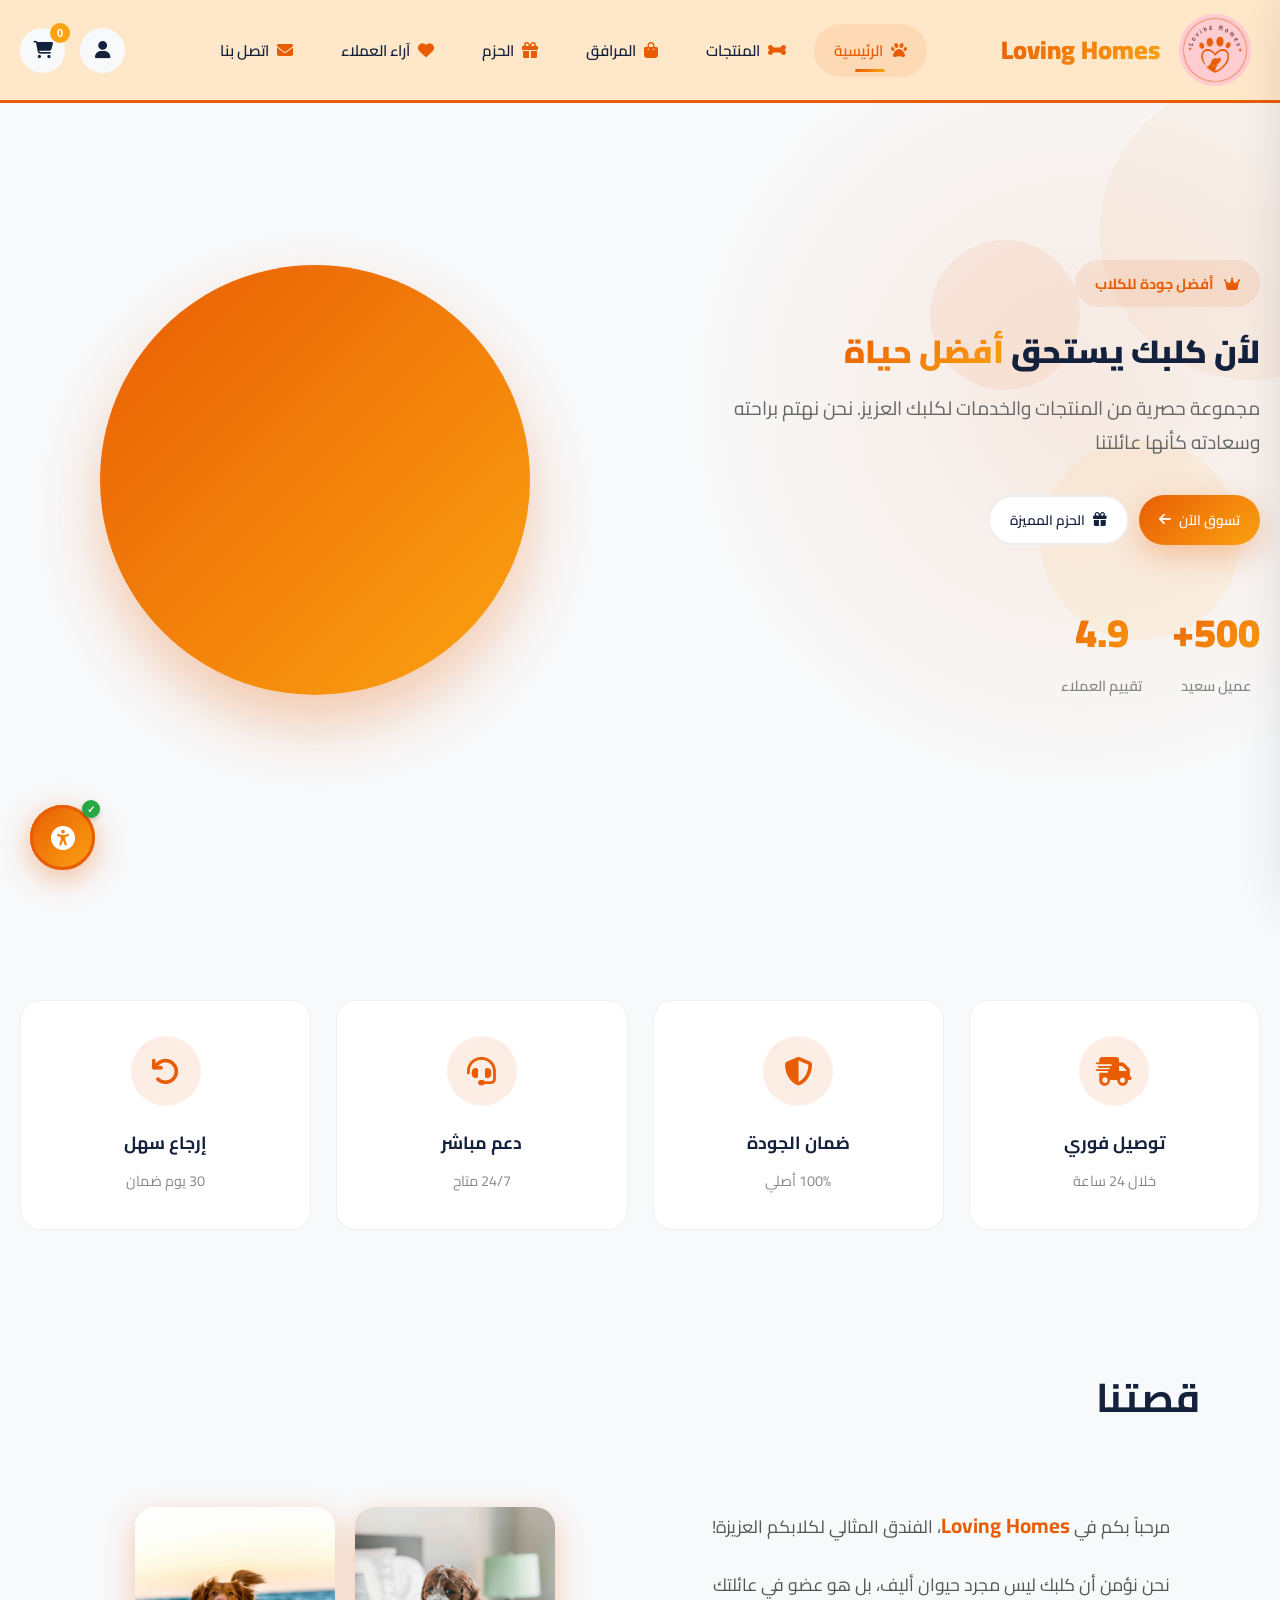
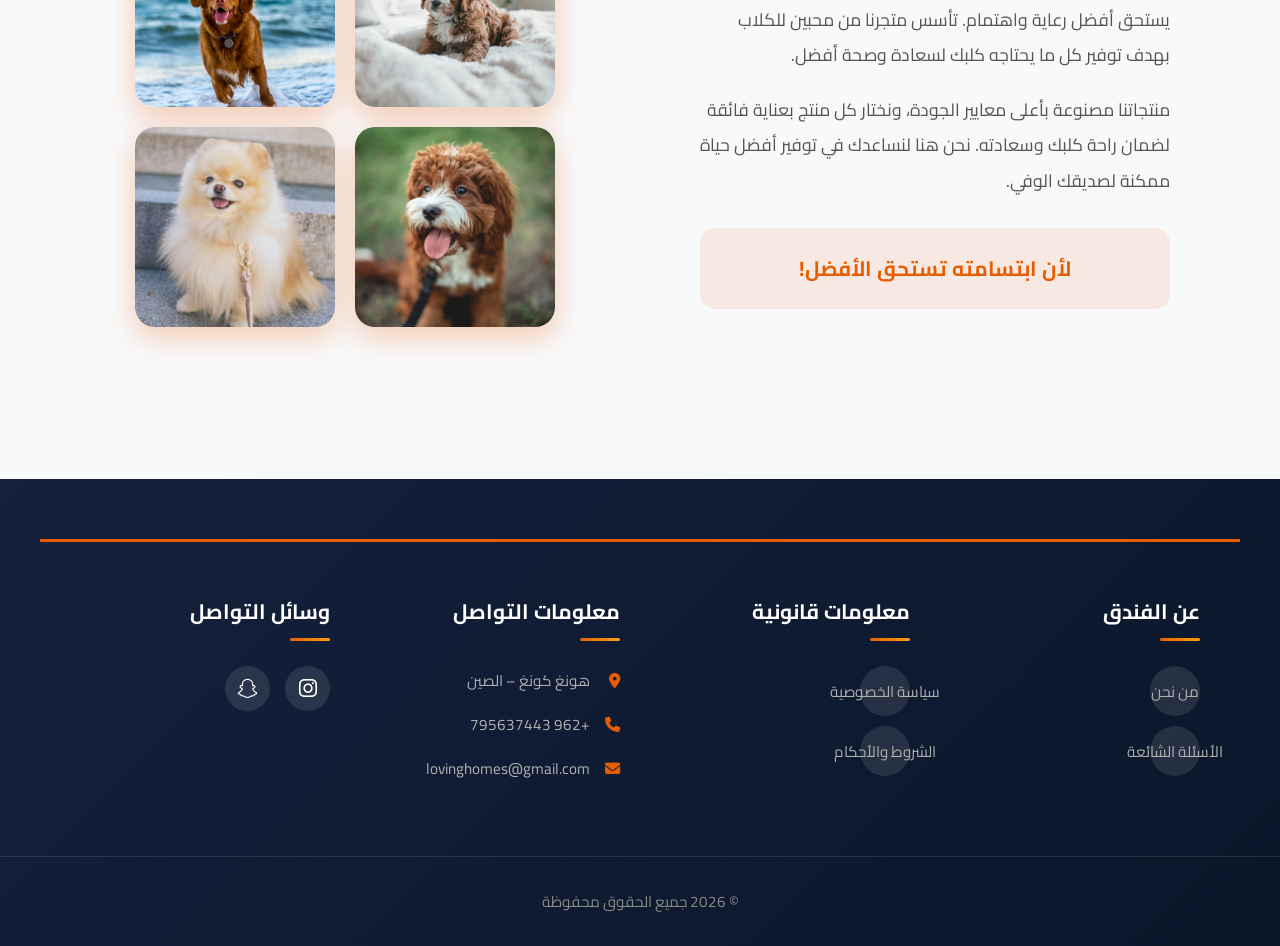
<file: index.html>
<!DOCTYPE html>
<html lang="ar" dir="rtl">
<head>
    <meta charset="UTF-8">
    <meta name="viewport" content="width=device-width, initial-scale=1.0">
    <title>Loving Homes - متجر الكلاب</title>
    <link rel="stylesheet" href="style.css">
    <link href="https://fonts.googleapis.com/css2?family=Cairo:wght@300;400;600;700;900&display=swap" rel="stylesheet">
    <link rel="stylesheet" href="https://cdnjs.cloudflare.com/ajax/libs/font-awesome/6.4.0/css/all.min.css">
</head>
<body>
    <!-- شريط التنقل الحديث -->
    <nav class="modern-nav">
        <div class="nav-wrapper">
            <div class="nav-actions">
                <button class="icon-btn login-btn" onclick="showLogin()"><i class="fas fa-user"></i></button>
                <button class="icon-btn cart-btn" onclick="showCart()"><i class="fas fa-shopping-cart"></i><span class="cart-badge">0</span></button>
            </div>

            <div class="nav-menu">
                <a href="index.html" class="nav-item active">
                    <i class="fas fa-paw"></i>
                    <span>الرئيسية</span>
                </a>
                <a href="products.html" class="nav-item">
                    <i class="fas fa-bone"></i>
                    <span>المنتجات</span>
                </a>
                <a href="accessories.html" class="nav-item">
                    <i class="fas fa-shopping-bag"></i>
                    <span>المرافق</span>
                </a>
                <a href="bundles.html" class="nav-item">
                    <i class="fas fa-gift"></i>
                    <span>الحزم</span>
                </a>
                <a href="testimonials.html" class="nav-item">
                    <i class="fas fa-heart"></i>
                    <span>آراء العملاء</span>
                </a>
                <a href="contact.html" class="nav-item">
                    <i class="fas fa-envelope"></i>
                    <span>اتصل بنا</span>
                </a>
            </div>

            <a href="index.html" class="brand">
                <span class="brand-text">Loving Homes</span>
                <img src="media/logo loving homes.webp" alt="Loving Homes" class="brand-logo">
            </a>

            <button class="mobile-toggle">
                <span></span>
                <span></span>
                <span></span>
            </button>
        </div>
    </nav>

    <!-- Floating Accessibility Button -->
    <button class="floating-access-btn" onclick="toggleAccessibilityPanel()" title="إمكانيات الوصول">
        <i class="fas fa-universal-access"></i>
        <span class="pulse-ring"></span>
        <span class="accessibility-check"></span>
    </button>

    <!-- Scroll to Top Button -->
    <button class="scroll-top-btn" onclick="scrollToTop()" title="العودة للأعلى">
        <i class="fas fa-arrow-up"></i>
    </button>

    <!-- Accessibility Panel -->
    <div class="accessibility-panel" id="accessibilityPanel">
        <div class="panel-header">
            <i class="fas fa-universal-access"></i>
            <h3>إمكانيات الوصول</h3>
            <button class="close-btn" onclick="toggleAccessibilityPanel()">
                <i class="fas fa-times"></i>
            </button>
        </div>
        <div class="panel-content">
            <div class="access-option">
                <div class="option-info">
                    <i class="fas fa-text-height"></i>
                    <div>
                        <h4>حجم النص</h4>
                        <p>ضبط حجم الخط حسب الرغبة</p>
                    </div>
                </div>
                <div class="size-controls">
                    <button onclick="decreaseFontSize()" class="size-btn">
                        <i class="fas fa-minus"></i>
                    </button>
                    <span class="size-display" id="sizeDisplay">100%</span>
                    <button onclick="increaseFontSize()" class="size-btn">
                        <i class="fas fa-plus"></i>
                    </button>
                </div>
            </div>
            <div class="access-option" onclick="toggleTextSpacing()">
                <div class="option-info">
                    <i class="fas fa-ruler-horizontal"></i>
                    <div>
                        <h4>تباعد النصوص</h4>
                        <p>زيادة المسافة بين الكلمات</p>
                    </div>
                </div>
                <label class="switch">
                    <input type="checkbox" id="spacingToggle" onchange="toggleTextSpacing()">
                    <span class="slider"></span>
                </label>
            </div>
            <div class="access-option" onclick="toggleCursor()">
                <div class="option-info">
                    <i class="fas fa-paw"></i>
                    <div>
                        <h4>تغيير المؤشر</h4>
                        <p>إلغاء تفعيل المؤشر 🐾</p>
                    </div>
                </div>
                <label class="switch">
                    <input type="checkbox" id="cursorToggle" onchange="toggleCursor()">
                    <span class="slider"></span>
                </label>
            </div>
            <div class="access-option" onclick="toggleDarkMode()">
                <div class="option-info">
                    <i class="fas fa-moon"></i>
                    <div>
                        <h4>الوضع الداكن</h4>
                        <p>راحة العين في الإضاءة المنخفضة</p>
                    </div>
                </div>
                <label class="switch">
                    <input type="checkbox" id="darkToggle" onchange="toggleDarkMode()">
                    <span class="slider"></span>
                </label>
            </div>
            <button class="reset-btn" onclick="resetSettings()">
                <i class="fas fa-redo"></i>
                إعادة الضبط الافتراضي
            </button>
        </div>
    </div>

            <button class="mobile-toggle">
                <span></span>
                <span></span>
                <span></span>
            </button>
        </div>
    </nav>

    <!-- Hero Section حديث -->
    <section class="hero-modern">
        <div class="hero-bg">
            <div class="hero-shapes">
                <div class="shape shape-1"></div>
                <div class="shape shape-2"></div>
                <div class="shape shape-3"></div>
            </div>
        </div>
        <div class="hero-content">
            <div class="hero-badge">
                <i class="fas fa-crown"></i>
                <span>أفضل جودة للكلاب</span>
            </div>
            <h1> لأن كلبك يستحق <span class="highlight">أفضل حياة</span></h1>
            <p>مجموعة حصرية من المنتجات والخدمات لكلبك العزيز. نحن نهتم براحته وسعادته كأنها عائلتنا</p>
            <div class="hero-buttons">
                <a href="products.html" class="primary-btn">
                    <span>تسوق الآن</span>
                    <i class="fas fa-arrow-left"></i>
                </a>
                <a href="bundles.html" class="secondary-btn">
                    <i class="fas fa-gift"></i>
                    <span>الحزم المميزة</span>
                </a>
            </div>
            <div class="hero-stats">
                <div class="stat">
                    <span class="stat-number">500+</span>
                    <span class="stat-label">عميل سعيد</span>
                </div>
               
                <div class="stat">
                    <span class="stat-number">4.9</span>
                    <span class="stat-label">تقييم العملاء</span>
                </div>
            </div>
        </div>
        <div class="hero-visual">
            <div class="dog-showcase">
                <div class="dog-card">
                    <div class="slideshow-images">
                        <img src="media/dog27.webp" alt="Dog 1">
                        <img src="media/dog33.webp" alt="Dog 2">
                        <img src="media/dog19.webp" alt="Dog 3">
                        <img src="media/dog21.webp" alt="Dog 4">
                        <img src="media/dog14.webp" alt="Dog 5">
                        <img src="media/dog2.webp" alt="Dog 6">
                    </div>
                </div>
            </div>
        </div>
    </section>

    <!-- Features -->
    <section class="features-modern">
        <div class="feature-box">
            <div class="feature-icon"><i class="fas fa-shipping-fast"></i></div>
            <h3>توصيل فوري</h3>
            <p>خلال 24 ساعة</p>
        </div>
        <div class="feature-box">
            <div class="feature-icon"><i class="fas fa-shield-alt"></i></div>
            <h3>ضمان الجودة</h3>
            <p>100% أصلي</p>
        </div>
        <div class="feature-box">
            <div class="feature-icon"><i class="fas fa-headset"></i></div>
            <h3>دعم مباشر</h3>
            <p>24/7 متاح</p>
        </div>
        <div class="feature-box">
            <div class="feature-icon"><i class="fas fa-undo"></i></div>
            <h3>إرجاع سهل</h3>
            <p>30 يوم ضمان</p>
        </div>
    </section>

    <!-- قصتنا -->
    <section class="our-story">
        <h2 class="section-title">قصتنا</h2>
        <div class="story-content">
            <div class="story-text">
                <p>مرحباً بكم في <strong>Loving Homes</strong>، الفندق المثالي لكلابكم العزيزة!</p>
                <p>نحن نؤمن أن كلبك ليس مجرد حيوان أليف، بل هو عضو في عائلتك يستحق أفضل رعاية واهتمام. تأسس متجرنا من محبين للكلاب بهدف توفير كل ما يحتاجه كلبك لسعادة وصحة أفضل.</p>
                <p>منتجاتنا مصنوعة بأعلى معايير الجودة، ونختار كل منتج بعناية فائقة لضمان راحة كلبك وسعادته. نحن هنا لنساعدك في توفير أفضل حياة ممكنة لصديقك الوفي.</p>
                <p class="story-tagline">لأن ابتسامته تستحق الأفضل! </p>
            </div>
            <div class="story-images">
                <div class="image-row">
                    <img src="media/dog40.webp" alt="Dog 1" class="story-img">
                    <img src="media/dog41.webp" alt="Dog 2" class="story-img">
                </div>
                <div class="image-row">
                    <img src="media/dog42.webp" alt="Dog 3" class="story-img">
                    <img src="media/dog43.webp" alt="Dog 4" class="story-img">
                </div>
            </div>
        </div>
    </section>

    <!-- Footer -->
    <footer class="new-footer">
        <div class="footer-container">
            <!-- العمود الأول -->
            <div class="footer-column">
                <h3>عن الفندق</h3>
                <div class="footer-links">
                    <a href="about.html">من نحن</a>
                    <a href="faq.html">الأسئلة الشائعة</a>
                </div>
            </div>
            
            <!-- العمود الثاني -->
            <div class="footer-column">
                <h3>معلومات قانونية</h3>
                <div class="footer-links">
                    <a href="privacy.html">سياسة الخصوصية</a>
                    <a href="terms.html">الشروط والأحكام</a>
                </div>
            </div>
            
            <!-- العمود الثالث -->
            <div class="footer-column">
                <h3>معلومات التواصل</h3>
                <div class="contact-info">
                    <p><i class="fas fa-map-marker-alt"></i> هونغ كونغ – الصين</p>
                    <p><i class="fas fa-phone"></i> +962 795637443</p>
                    <p><i class="fas fa-envelope"></i> lovinghomes@gmail.com</p>
                </div>
            </div>
            
            <!-- العمود الرابع -->
            <div class="footer-column">
                <h3>وسائل التواصل</h3>
                <div class="social-icons">
                    <a href="https://instagram.com/lovinghomes2026" target="_blank" class="social-link"><i class="fab fa-instagram"></i></a>
                    <a href="https://www.snapchat.com/add/loving_homes" target="_blank" class="social-link snapchat"><i class="fab fa-snapchat"></i></a>
                </div>
            </div>
        </div>
        
        <!-- سطر الحقوق -->
        <div class="footer-bottom">
            <p>© 2026 جميع الحقوق محفوظة</p>
        </div>
    </footer>

    <script src="script.js"></script>
    
</body>
</html>
</file>
<file: style.css>
/* ملف التنسيقات - Loving Homes */

/* المتغيرات */
:root {
    --primary: #e85d04;
    --primary-dark: #d45003;
    --secondary: #14213d;
    --accent: #fca311;
    --light: #ffffff;
    --bg-light: #f8f9fa;
    --bg-dark: #0a0a0a;
    --gradient: linear-gradient(135deg, #e85d04 0%, #fca311 100%);
    --shadow: 0 10px 40px rgba(232, 93, 4, 0.15);
    --shadow-hover: 0 20px 60px rgba(232, 93, 4, 0.25);
    --radius: 20px;
    --radius-sm: 12px;
}

* {
    margin: 0;
    padding: 0;
    box-sizing: border-box;
}

body {
    font-family: 'Cairo', 'Segoe UI', sans-serif;
    background-color: var(--bg-light);
    color: var(--secondary);
    overflow-x: hidden;
}

/* مؤشر الكلب - كف كلب واحد */
body.dog-cursor {
    cursor: url('data:image/svg+xml;utf8,<svg xmlns="http://www.w3.org/2000/svg" width="45" height="45" viewBox="0 0 120 120"><ellipse cx="60" cy="75" rx="30" ry="25" fill="%23e85d04" stroke="%2314213d" stroke-width="4"/><ellipse cx="35" cy="40" rx="12" ry="15" fill="%23e85d04" stroke="%2314213d" stroke-width="3"/><ellipse cx="60" cy="30" rx="12" ry="15" fill="%23e85d04" stroke="%2314213d" stroke-width="3"/><ellipse cx="85" cy="40" rx="12" ry="15" fill="%23e85d04" stroke="%2314213d" stroke-width="3"/><circle cx="35" cy="45" r="5" fill="%2314213d"/><circle cx="60" cy="35" r="5" fill="%2314213d"/><circle cx="85" cy="45" r="5" fill="%2314213d"/></svg>') 22 45, auto;
}

body.dog-cursor a,
body.dog-cursor button,
body.dog-cursor .nav-item,
body.dog-cursor .category-card,
body.dog-cursor .product-card-modern,
body.dog-cursor .feature-box,
body.dog-cursor .testimonial-card-modern,
body.dog-cursor .bundle-card,
body.dog-cursor .access-option {
    cursor: url('data:image/svg+xml;utf8,<svg xmlns="http://www.w3.org/2000/svg" width="45" height="45" viewBox="0 0 120 120"><ellipse cx="60" cy="75" rx="30" ry="25" fill="%23e85d04" stroke="%2314213d" stroke-width="4"/><ellipse cx="35" cy="40" rx="12" ry="15" fill="%23e85d04" stroke="%2314213d" stroke-width="3"/><ellipse cx="60" cy="30" rx="12" ry="15" fill="%23e85d04" stroke="%2314213d" stroke-width="3"/><ellipse cx="85" cy="40" rx="12" ry="15" fill="%23e85d04" stroke="%2314213d" stroke-width="3"/><circle cx="35" cy="45" r="5" fill="%2314213d"/><circle cx="60" cy="35" r="5" fill="%2314213d"/><circle cx="85" cy="45" r="5" fill="%2314213d"/></svg>') 22 45, pointer;
}

a { text-decoration: none; }

/* =====================
   شريط التنقل الحديث
   ===================== */
.modern-nav {
    position: fixed;
    top: 0;
    left: 0;
    right: 0;
    z-index: 1000;
    background: rgba(255, 230, 200, 0.95);
    backdrop-filter: blur(20px);
    border-bottom: 3px solid #e85d04;
}

.nav-wrapper {
    max-width: 1400px;
    margin: 0 auto;
    padding: 5px 20px;
    display: flex;
    align-items: center;
    justify-content: space-between;
    flex-direction: row-reverse;
}

.brand {
    display: flex;
    align-items: center;
    gap: 10px;
    flex-direction: row-reverse;
}

.brand-logo {
    height: 90px;
    width: auto;
    object-fit: contain;
}

.brand-icon {
    font-size: 2.2rem;
    animation: bounce 2s infinite;
}

@keyframes bounce {
    0%, 100% { transform: translateY(0); }
    50% { transform: translateY(-5px); }
}

.brand-text {
    font-size: 1.6rem;
    font-weight: 900;
    background: var(--gradient);
    -webkit-background-clip: text;
    -webkit-text-fill-color: transparent;
    background-clip: text;
}

.nav-menu {
    display: flex;
    gap: 8px;
}

.nav-item {
    display: flex;
    align-items: center;
    gap: 8px;
    padding: 12px 20px;
    border-radius: 50px;
    color: var(--secondary);
    font-weight: 600;
    font-size: 0.95rem;
    transition: all 0.3s ease;
    position: relative;
}

.nav-item i {
    font-size: 1rem;
    color: var(--primary);
}

.nav-item::after {
    content: '';
    position: absolute;
    bottom: 5px;
    left: 50%;
    width: 0;
    height: 3px;
    background: var(--gradient);
    border-radius: 10px;
    transition: all 0.3s ease;
    transform: translateX(-50%);
}

.nav-item:hover::after,
.nav-item.active::after {
    width: 30px;
}

.nav-item:hover,
.nav-item.active {
    background: rgba(232, 93, 4, 0.1);
    color: var(--primary);
}

.nav-actions {
    display: flex;
    align-items: center;
    gap: 15px;
}

.icon-btn {
    width: 45px;
    height: 45px;
    border-radius: 50%;
    border: none;
    background: var(--bg-light);
    color: var(--secondary);
    font-size: 1.1rem;
    cursor: pointer;
    transition: all 0.3s;
    position: relative;
    display: flex;
    align-items: center;
    justify-content: center;
}

.icon-btn:hover {
    background: var(--gradient);
    color: white;
    transform: rotate(15deg);
}

.cart-badge {
    position: absolute;
    top: -5px;
    right: -5px;
    background: var(--accent);
    color: white;
    font-size: 0.7rem;
    width: 20px;
    height: 20px;
    border-radius: 50%;
    display: flex;
    align-items: center;
    justify-content: center;
    font-weight: bold;
}

.cta-btn {
    background: var(--gradient);
    color: white;
    padding: 12px 28px;
    border-radius: 50px;
    font-weight: 700;
    font-size: 0.95rem;
    transition: all 0.3s;
    box-shadow: 0 5px 20px rgba(232, 93, 4, 0.3);
}

.cta-btn:hover {
    transform: translateY(-3px);
    box-shadow: 0 10px 30px rgba(232, 93, 4, 0.4);
}

.mobile-toggle {
    display: none;
    flex-direction: column;
    gap: 5px;
    background: none;
    border: none;
    cursor: pointer;
    padding: 10px;
}

.mobile-toggle span {
    width: 25px;
    height: 3px;
    background: var(--secondary);
    border-radius: 5px;
    transition: all 0.3s;
}

/* =====================
   Hero Section
   ===================== */
.hero-modern {
    min-height: 100vh;
    padding: 140px 40px 80px;
    display: flex;
    align-items: center;
    justify-content: space-between;
    gap: 60px;
    max-width: 1400px;
    margin: 0 auto;
    position: relative;
    overflow: hidden;
}

.hero-bg {
    position: absolute;
    top: 0;
    right: -200px;
    width: 800px;
    height: 800px;
    background: radial-gradient(circle, rgba(232, 93, 4, 0.1) 0%, transparent 70%);
    z-index: -1;
}

.hero-shapes {
    position: absolute;
    inset: 0;
    overflow: hidden;
    z-index: -1;
}

.shape {
    position: absolute;
    border-radius: 50%;
    animation: float 6s ease-in-out infinite;
}

.shape-1 {
    width: 300px;
    height: 300px;
    background: rgba(232, 93, 4, 0.05);
    top: 10%;
    right: 10%;
}

.shape-2 {
    width: 200px;
    height: 200px;
    background: rgba(252, 163, 17, 0.08);
    bottom: 20%;
    right: 30%;
    animation-delay: 2s;
}

.shape-3 {
    width: 150px;
    height: 150px;
    background: rgba(232, 93, 4, 0.08);
    top: 30%;
    right: 50%;
    animation-delay: 4s;
}

@keyframes float {
    0%, 100% { transform: translateY(0) rotate(0deg); }
    50% { transform: translateY(-20px) rotate(5deg); }
}

.hero-content {
    flex: 1;
    max-width: 650px;
}

.hero-badge {
    display: inline-flex;
    align-items: center;
    gap: 10px;
    background: rgba(232, 93, 4, 0.1);
    padding: 10px 20px;
    border-radius: 50px;
    color: var(--primary);
    font-weight: 700;
    font-size: 0.9rem;
    margin-bottom: 25px;
    animation: slideIn 0.8s ease;
}

@keyframes slideIn {
    from { opacity: 0; transform: translateX(-30px); }
    to { opacity: 1; transform: translateX(0); }
}

.hero-content h1 {
    font-size: 3.5rem;
    line-height: 1.2;
    margin-bottom: 20px;
    font-weight: 900;
}

.hero-content .highlight {
    background: var(--gradient);
    -webkit-background-clip: text;
    -webkit-text-fill-color: transparent;
    background-clip: text;
}

.hero-content p {
    font-size: 1.2rem;
    color: #666;
    margin-bottom: 35px;
    line-height: 1.8;
}

.hero-buttons {
    display: flex;
    gap: 15px;
    margin-top: 30px;
    margin-bottom: 50px;
    flex-wrap: wrap;
    justify-content: flex-start;
}

.primary-btn {
    display: inline-flex;
    align-items: center;
    gap: 8px;
    background: var(--gradient);
    color: white;
    padding: 30px 50px;
    border-radius: 50px;
    font-weight: 600;
    font-size: 1.35rem;
    transition: all 0.4s;
    box-shadow: 0 10px 30px rgba(232, 93, 4, 0.3);
    white-space: nowrap;
}

.primary-btn:hover {
    transform: translateY(-5px);
    box-shadow: 0 20px 50px rgba(232, 93, 4, 0.4);
}

.primary-btn i {
    transition: transform 0.3s;
}

.primary-btn:hover i {
    transform: translateX(-5px);
}

.secondary-btn {
    display: inline-flex;
    align-items: center;
    gap: 8px;
    background: white;
    color: var(--secondary);
    padding: 30px 50px;
    border-radius: 50px;
    font-weight: 600;
    font-size: 1.35rem;
    transition: all 0.3s;
    border: 2px solid #eee;
    white-space: nowrap;
}

.secondary-btn:hover {
    border-color: var(--primary);
    color: var(--primary);
    transform: translateY(-3px);
}

.hero-stats {
    display: flex;
    gap: 50px;
}

.stat {
    text-align: center;
}

.stat-number {
    display: block;
    font-size: 2.5rem;
    font-weight: 900;
    background: var(--gradient);
    -webkit-background-clip: text;
    -webkit-text-fill-color: transparent;
    background-clip: text;
}

.stat-label {
    color: #888;
    font-size: 0.9rem;
    font-weight: 600;
}

.hero-visual {
    flex: 1;
    display: flex;
    justify-content: center;
    align-items: center;
}

.dog-showcase {
    position: relative;
}

.dog-card {
    width: 430px;
    height: 430px;
    background: var(--gradient);
    border-radius: 50%;
    display: flex;
    align-items: center;
    justify-content: center;
    animation: pulse 3s ease-in-out infinite;
    box-shadow: 0 30px 60px rgba(232, 93, 4, 0.3);
    overflow: hidden;
}

.slideshow-images {
    position: relative;
    width: 100%;
    height: 100%;
}

.slideshow-images img {
    position: absolute;
    width: 100%;
    height: 100%;
    object-fit: cover;
    opacity: 0;
    animation: slideshow 18s infinite;
}

.slideshow-images img:nth-child(1) { animation-delay: 0s; }
.slideshow-images img:nth-child(2) { animation-delay: 3s; }
.slideshow-images img:nth-child(3) { animation-delay: 6s; }
.slideshow-images img:nth-child(4) { animation-delay: 9s; }
.slideshow-images img:nth-child(5) { animation-delay: 12s; }
.slideshow-images img:nth-child(6) { animation-delay: 15s; }

@keyframes slideshow {
    0% { opacity: 0; }
    10% { opacity: 1; }
    20% { opacity: 1; }
    30% { opacity: 0; }
    100% { opacity: 0; }
}

.paw-print {
    font-size: 8rem;
    filter: brightness(1.2);
}

.paw-print {
    font-size: 8rem;
    filter: brightness(1.2);
}

@keyframes pulse {
    0%, 100% { transform: scale(1); }
    50% { transform: scale(1.05); }
}

/* =====================
   Features
   ===================== */
.features-modern {
    display: grid;
    grid-template-columns: repeat(4, 1fr);
    gap: 25px;
    max-width: 1400px;
    margin: 60px auto 0;
    padding: 60px 40px;
}

.feature-box {
    background: white;
    padding: 35px 25px;
    border-radius: var(--radius);
    text-align: center;
    transition: all 0.4s;
    border: 1px solid #f0f0f0;
    position: relative;
    overflow: hidden;
}

.feature-box::before {
    content: '';
    position: absolute;
    top: 0;
    left: 0;
    right: 0;
    height: 4px;
    background: var(--gradient);
    transform: scaleX(0);
    transition: transform 0.4s;
}

.feature-box:hover {
    transform: translateY(-10px);
    box-shadow: var(--shadow-hover);
}

.feature-box:hover::before {
    transform: scaleX(1);
}

.feature-box .feature-icon {
    width: 70px;
    height: 70px;
    background: rgba(232, 93, 4, 0.1);
    border-radius: 50%;
    display: flex;
    align-items: center;
    justify-content: center;
    margin: 0 auto 20px;
    font-size: 1.8rem;
    color: var(--primary);
}

.feature-box h3 {
    font-size: 1.1rem;
    margin-bottom: 8px;
    font-weight: 700;
}

.feature-box p {
    color: #888;
    font-size: 0.9rem;
}

/* =====================
   Categories
   ===================== */
.categories-section {
    max-width: 1400px;
    margin: 0 auto;
    padding: 40px;
}

.section-title {
    text-align: center;
    font-size: 2.5rem;
    margin-bottom: 50px;
    position: relative;
}

.section-title::after {
    content: '';
    position: absolute;
    bottom: -15px;
    left: 50%;
    transform: translateX(-50%);
    width: 80px;
    height: 5px;
    background: var(--gradient);
    border-radius: 10px;
}



.categories-grid {
    display: grid;
    grid-template-columns: repeat(4, 1fr);
    gap: 25px;
}

.cat-card {
    background: white;
    padding: 35px 25px;
    border-radius: var(--radius);
    text-align: center;
    transition: all 0.4s;
    border: 2px solid #f0f0f0;
    position: relative;
    overflow: hidden;
}

.cat-card:hover {
    transform: translateY(-10px);
    border-color: var(--primary);
    box-shadow: var(--shadow);
}

.cat-card .cat-icon {
    font-size: 3.5rem;
    margin-bottom: 20px;
    transition: transform 0.4s;
}

.cat-card:hover .cat-icon {
    transform: scale(1.2);
}

.cat-card h3 {
    font-size: 1.2rem;
    margin-bottom: 10px;
    font-weight: 700;
}

.cat-card p {
    color: #888;
    font-size: 0.9rem;
    margin-bottom: 15px;
}

.cat-arrow {
    display: inline-flex;
    align-items: center;
    justify-content: center;
    width: 40px;
    height: 40px;
    background: var(--gradient);
    border-radius: 50%;
    color: white;
    font-size: 0.9rem;
    opacity: 0;
    transform: translateX(-10px);
    transition: all 0.3s;
}

.cat-card:hover .cat-arrow {
    opacity: 1;
    transform: translateX(0);
}

/* =====================
   Footer
   ===================== */
footer {
    background: var(--secondary);
    color: white;
    padding: 60px 40px 30px;
    margin-top: 80px;
}

.footer-content {
    max-width: 1400px;
    margin: 0 auto;
    text-align: center;
}

.footer-brand {
    display: flex;
    align-items: center;
    justify-content: center;
    gap: 15px;
    margin-bottom: 20px;
}

.footer-brand .brand-icon {
    font-size: 2.5rem;
}

.footer-brand .brand-text {
    font-size: 2rem;
    font-weight: 900;
}

.footer-content > p {
    font-size: 1.1rem;
    opacity: 0.8;
    margin-bottom: 25px;
}

.footer-links {
    display: flex;
    justify-content: center;
    gap: 20px;
    margin-bottom: 30px;
}

.footer-links a {
    width: 50px;
    height: 50px;
    background: rgba(255, 255, 255, 0.1);
    border-radius: 50%;
    display: flex;
    align-items: center;
    justify-content: center;
    font-size: 1.3rem;
    color: white;
    transition: all 0.3s;
}

.footer-links a:hover {
    color: var(--primary);
}

.الحقوق {
    font-size: 0.9rem;
    opacity: 0.6;
}

/* =====================
   Responsive
   ===================== */

@media (max-width: 1024px) {
    .hero-modern {
        flex-direction: column;
        text-align: center;
        padding-top: 120px;
    }
    
    .hero-content h1 {
        font-size: 2.5rem;
    }
    
    .hero-buttons {
        justify-content: center;
    }
    
    .hero-stats {
        justify-content: center;
    }
    
    .hero-visual {
        display: none;
    }
    
    .features-modern {
        grid-template-columns: repeat(4, 1fr);
    }
    
    .categories-grid {
        grid-template-columns: repeat(3, 1fr);
    }
}

/* =====================
   Accessibility Button - Floating Modern
   ===================== */
.floating-access-btn {
    position: fixed;
    bottom: 30px;
    left: 30px;
    width: 65px;
    height: 65px;
    border-radius: 50%;
    border: none;
    background: var(--gradient);
    color: white;
    font-size: 1.5rem;
    cursor: pointer;
    box-shadow: 0 8px 30px rgba(232, 93, 4, 0.4);
    z-index: 999;
    display: flex;
    align-items: center;
    justify-content: center;
    transition: all 0.4s cubic-bezier(0.175, 0.885, 0.32, 1.275);
}

.floating-access-btn:hover {
    transform: scale(1.15) rotate(15deg);
    box-shadow: 0 15px 40px rgba(232, 93, 4, 0.5);
}

/* مؤشر علامة الصح لإمكانيات الوصول */
.accessibility-check {
    position: absolute;
    top: -5px;
    right: -5px;
    width: 18px;
    height: 18px;
    background-color: #28a745;
    border-radius: 50%;
    display: none;
    align-items: center;
    justify-content: center;
    font-size: 10px;
    color: white;
    box-shadow: 0 2px 4px rgba(0,0,0,0.2);
    z-index: 1001;
}

.accessibility-check::before {
    content: '✓';
    font-weight: bold;
}

.floating-access-btn.has-active .accessibility-check {
    display: flex;
}

/* Translation Button in Accessibility Panel */
.access-option[onclick="toggleTranslation()"] {
    cursor: pointer;
}

/* Scroll to Top Button */
.scroll-top-btn {
    position: fixed;
    bottom: 110px;
    left: 30px;
    width: 55px;
    height: 55px;
    border-radius: 50%;
    border: none;
    background: var(--gradient);
    color: white;
    font-size: 1.3rem;
    cursor: pointer;
    box-shadow: 0 8px 25px rgba(232, 93, 4, 0.4);
    z-index: 998;
    display: flex;
    align-items: center;
    justify-content: center;
    transition: all 0.4s ease;
    opacity: 0;
    visibility: hidden;
}

.scroll-top-btn.visible {
    opacity: 1;
    visibility: visible;
}

.scroll-top-btn:hover {
    transform: translateY(-5px);
    box-shadow: 0 15px 35px rgba(232, 93, 4, 0.5);
}

/* =====================
   About Page - صفحة من نحن
   ===================== */
.about-content {
    max-width: 900px;
    margin: 60px auto;
    padding: 0 40px;
}

.about-text {
    background: white;
    padding: 50px;
    border-radius: 20px;
    box-shadow: 0 10px 40px rgba(0, 0, 0, 0.08);
}

.about-text p {
    font-size: 1.1rem;
    line-height: 2;
    margin-bottom: 25px;
    color: #555;
}

.about-text .lead {
    font-size: 1.3rem;
    font-weight: 600;
    color: var(--secondary);
    margin-bottom: 30px;
}

.about-text .highlight {
    font-size: 1.2rem;
    font-weight: 700;
    color: var(--primary);
    padding: 25px;
    background: rgba(232, 93, 4, 0.1);
    border-radius: 15px;
    margin-top: 30px;
}

/* Team Section */
.team-section {
    margin-top: 60px;
}

.team-section .section-title {
    text-align: right;
    font-size: 2rem;
    margin-bottom: 40px;
    color: var(--secondary);
}

.team-grid {
    display: grid;
    grid-template-columns: repeat(3, 1fr);
    gap: 30px;
}

.team-card {
    background: white;
    padding: 30px;
    border-radius: 20px;
    text-align: center;
    box-shadow: 0 10px 40px rgba(0, 0, 0, 0.08);
    transition: transform 0.3s;
}

.team-card:hover {
    transform: translateY(-10px);
}

.team-avatar {
    width: 100px;
    height: 100px;
    background: var(--gradient);
    border-radius: 50%;
    display: flex;
    align-items: center;
    justify-content: center;
    font-size: 3rem;
    margin: 0 auto 20px;
    overflow: hidden;
}

.team-avatar img {
    width: 100%;
    height: 100%;
    object-fit: cover;
    border-radius: 50%;
}

.team-card h3 {
    font-size: 1.3rem;
    margin-bottom: 10px;
    color: var(--secondary);
}

.team-role {
    color: var(--primary);
    font-weight: 600;
    margin-bottom: 10px;
}

.team-goal {
    color: #666;
    font-size: 0.95rem;
    margin-bottom: 15px;
}

.team-nationality {
    display: inline-block;
    background: rgba(232, 93, 4, 0.1);
    color: var(--primary);
    padding: 8px 20px;
    border-radius: 20px;
    font-size: 0.9rem;
    font-weight: 600;
}

/* =====================
   FAQ Page - الأسئلة الشائعة
   ===================== */
.faq-content {
    max-width: 900px;
    margin: 60px auto;
    padding: 0 40px;
}

.faq-grid {
    display: flex;
    flex-direction: column;
    gap: 15px;
}

.faq-item {
    background: white;
    border-radius: 12px;
    box-shadow: 0 3px 15px rgba(0, 0, 0, 0.06);
    overflow: hidden;
}

.faq-question {
    width: 100%;
    font-size: 1.05rem;
    font-weight: 700;
    color: var(--secondary);
    padding: 20px 25px;
    text-align: right;
    border: none;
    background: transparent;
    cursor: pointer;
    display: flex;
    justify-content: space-between;
    align-items: center;
    gap: 15px;
    transition: all 0.3s;
}

.faq-question:hover {
    color: var(--primary);
    background: rgba(232, 93, 4, 0.05);
}

.faq-icon {
    color: var(--primary);
    transition: transform 0.3s;
    font-size: 0.9rem;
}

.faq-item.active .faq-icon {
    transform: rotate(180deg);
}

.faq-answer {
    max-height: 0;
    overflow: hidden;
    transition: max-height 0.4s ease, padding 0.3s ease;
}

.faq-item.active .faq-answer {
    max-height: 200px;
}

.faq-answer p {
    font-size: 0.95rem;
    line-height: 1.8;
    color: #666;
    padding: 0 25px 20px;
}

@media (max-width: 768px) {
    .about-text {
        padding: 30px;
    }
    
    .team-grid {
        grid-template-columns: 1fr;
    }
}

/* =====================
   New Footer - فوتر جديد
   ===================== */
.new-footer {
    background: linear-gradient(135deg, #14213d 0%, #0a1628 100%);
    color: white;
    padding: 60px 0 0;
    margin-top: 80px;
}

.footer-container {
    max-width: 1200px;
    margin: 0 auto;
    padding: 0 40px;
    display: grid;
    grid-template-columns: repeat(4, 1fr);
    gap: 40px;
    border-top: 3px solid var(--primary);
    padding-top: 50px;
}

.footer-column h3 {
    font-size: 1.3rem;
    font-weight: 700;
    margin-bottom: 25px;
    color: white;
    position: relative;
    padding-bottom: 10px;
}

.footer-column h3::after {
    content: '';
    position: absolute;
    bottom: 0;
    right: 0;
    width: 40px;
    height: 3px;
    background: var(--gradient);
    border-radius: 2px;
}

.footer-links {
    display: flex;
    flex-direction: column;
    gap: 10px;
}

.footer-links a {
    color: #b0b0b0;
    text-decoration: none;
    font-size: 0.95rem;
    transition: color 0.3s;
    white-space: nowrap;
    position: relative;
}

.footer-links a::after {
    content: '';
    position: absolute;
    bottom: -2px;
    right: 0;
    width: 0;
    height: 2px;
    background: var(--primary);
    transition: width 0.3s;
}

.footer-links a:hover {
    color: var(--primary);
}

.footer-links a:hover::after {
    width: 100%;
}

.contact-info p {
    color: #b0b0b0;
    margin-bottom: 15px;
    display: flex;
    align-items: center;
    gap: 10px;
    font-size: 0.95rem;
}

.contact-info p i {
    color: var(--primary);
    width: 20px;
}

.social-icons {
    display: flex;
    gap: 15px;
}

.social-link {
    width: 45px;
    height: 45px;
    background: rgba(255, 255, 255, 0.1);
    border-radius: 50%;
    display: flex;
    align-items: center;
    justify-content: center;
    color: white;
    font-size: 1.3rem;
    transition: all 0.3s;
}

.social-link:hover {
    background: var(--gradient);
    transform: translateY(-5px);
}

.footer-bottom {
    text-align: center;
    padding: 30px;
    margin-top: 50px;
    border-top: 1px solid rgba(255, 255, 255, 0.1);
}

.footer-bottom p {
    color: #888;
    font-size: 0.95rem;
}

.footer-legal {
    margin-top: 15px;
}

.footer-legal a {
    color: var(--primary);
    text-decoration: none;
    font-size: 0.9rem;
    transition: all 0.3s;
}

.footer-legal a:hover {
    color: #fff;
    text-decoration: underline;
}

/* Responsive */
@media (max-width: 900px) {
    .footer-container {
        grid-template-columns: repeat(2, 1fr);
    }
}

/* =====================
   صفحة اتصل بنا
   ===================== */
.contact-page {
    padding: 60px 40px 80px;
    max-width: 1400px;
    margin: 0 auto;
    min-height: auto;
}

/* =====================
   Contact Form Modal
   ===================== */
.form-modal-content {
    background: white;
    padding: 35px 40px;
    border-radius: 20px;
    text-align: center;
    box-shadow: 0 20px 60px rgba(0, 0, 0, 0.3);
    border: 3px solid #e85d04;
    animation: scaleIn 0.4s ease;
    max-width: 320px;
}

.form-modal-content .modal-icon {
    width: 70px;
    height: 70px;
    border-radius: 50%;
    display: flex;
    align-items: center;
    justify-content: center;
    margin: 0 auto 18px;
    font-size: 2rem;
    color: white;
    font-weight: bold;
}

.form-modal-content .modal-icon.success {
    background: linear-gradient(135deg, #28a745, #20c997);
    box-shadow: 0 8px 25px rgba(40, 167, 69, 0.4);
}

.form-modal-content .modal-icon.warning {
    background: linear-gradient(135deg, #ffc107, #ff9800);
    box-shadow: 0 8px 25px rgba(255, 193, 7, 0.4);
    color: #333;
}

.form-modal-content h3 {
    color: #2c3e50;
    font-size: 1.5rem;
    margin-bottom: 12px;
    font-weight: 700;
}

.form-modal-content p {
    color: #666;
    font-size: 1rem;
    line-height: 1.6;
    margin-bottom: 20px;
}

.form-modal-content button {
    background: var(--gradient);
    color: white;
    border: none;
    padding: 12px 35px;
    border-radius: 50px;
    font-size: 1rem;
    font-weight: 600;
    cursor: pointer;
    transition: all 0.3s;
    font-family: 'Cairo', sans-serif;
}

.form-modal-content button:hover {
    transform: translateY(-2px);
    box-shadow: 0 8px 20px rgba(232, 93, 4, 0.4);
}

.contact-container {
    display: grid;
    grid-template-columns: 1fr 1.5fr;
    gap: 50px;
    margin-bottom: 60px;
}

/* قسم معلومات التواصل */
.contact-info-section h2,
.contact-form-section h2 {
    font-size: 1.9rem;
    font-weight: 800;
    margin-bottom: 30px;
    color: var(--secondary);
    position: relative;
    padding-bottom: 15px;
}

.contact-info-section h2::after,
.contact-form-section h2::after {
    content: '';
    position: absolute;
    bottom: 0;
    right: 0;
    width: 60px;
    height: 4px;
    background: var(--gradient);
    border-radius: 2px;
}

.map-section h2 {
    font-size: 1.9rem;
    font-weight: 800;
    margin-bottom: 30px;
    color: var(--secondary);
    position: relative;
    padding-bottom: 15px;
    text-align: center;
}

.map-section h2::after {
    content: '';
    position: absolute;
    bottom: 0;
    left: 50%;
    transform: translateX(-50%);
    width: 60px;
    height: 4px;
    background: var(--gradient);
    border-radius: 2px;
}

.contact-cards {
    display: flex;
    gap: 15px;
    margin-bottom: 40px;
    flex-wrap: wrap;
    justify-content: center;
}

.contact-card {
    background: white;
    padding: 20px 25px;
    border-radius: 15px;
    box-shadow: 0 8px 25px rgba(0, 0, 0, 0.08);
    display: flex;
    align-items: center;
    gap: 12px;
    transition: all 0.3s;
    border: 2px solid transparent;
    flex: 1;
    min-width: 220px;
    max-width: 300px;
}

.contact-card:hover {
    transform: translateY(-5px);
    box-shadow: var(--shadow);
    border-color: var(--primary);
}

.contact-icon {
    width: 50px;
    height: 50px;
    background: var(--gradient);
    border-radius: 12px;
    display: flex;
    align-items: center;
    justify-content: center;
    flex-shrink: 0;
    box-shadow: 0 5px 12px rgba(232, 93, 4, 0.3);
}

.contact-icon i {
    font-size: 1.3rem;
    color: white;
}

.contact-details {
    flex: 1;
    min-width: 0;
}

.contact-details h3 {
    font-size: 0.9rem;
    font-weight: 700;
    margin-bottom: 3px;
    color: var(--secondary);
}

.contact-details p {
    font-size: 0.85rem;
    color: #666;
    white-space: nowrap;
    overflow: hidden;
    text-overflow: ellipsis;
}

/* قسم وسائل التواصل */
.social-section {
    background: white;
    padding: 35px;
    border-radius: 25px;
    box-shadow: 0 10px 30px rgba(0, 0, 0, 0.08);
}

.social-section h3 {
    font-size: 1.3rem;
    font-weight: 700;
    margin-bottom: 25px;
    color: var(--secondary);
}

.social-links {
    display: flex;
    gap: 15px;
    flex-wrap: wrap;
}

.social-btn {
    display: flex;
    align-items: center;
    justify-content: center;
    gap: 12px;
    padding: 18px 30px;
    border-radius: 50px;
    color: white;
    font-weight: 600;
    font-size: 1rem;
    transition: all 0.3s;
    text-decoration: none;
    flex: 1;
    min-width: 150px;
}

.social-btn.instagram {
    background: linear-gradient(45deg, #f09433, #e6683c, #dc2743, #cc2366, #bc1888);
}

.social-btn.snapchat {
    background: #FFFC00;
    color: #000;
}

.social-btn.whatsapp {
    background: #25D366;
}

.social-btn:hover {
    transform: translateY(-3px);
    box-shadow: 0 10px 20px rgba(0, 0, 0, 0.2);
}

/* قسم نموذج التواصل */
.contact-form-section {
    background: white;
    padding: 45px;
    border-radius: 25px;
    box-shadow: 0 15px 40px rgba(0, 0, 0, 0.08);
}

.contact-form {
    display: flex;
    flex-direction: column;
    gap: 25px;
}

.form-group {
    display: flex;
    flex-direction: column;
    gap: 10px;
}

.form-group label {
    display: flex;
    align-items: center;
    gap: 10px;
    font-weight: 600;
    font-size: 1.05rem;
    color: var(--secondary);
}

.form-group label i {
    color: var(--primary);
}

.form-group input,
.form-group select,
.form-group textarea {
    padding: 18px 22px;
    border: 2px solid #e9ecef;
    border-radius: 15px;
    font-family: 'Cairo', sans-serif;
    font-size: 1rem;
    transition: all 0.3s;
    background: #f8f9fa;
}

.form-group input:focus,
.form-group select:focus,
.form-group textarea:focus {
    outline: none;
    border-color: var(--primary);
    background: white;
    box-shadow: 0 0 0 4px rgba(232, 93, 4, 0.1);
}

.form-group textarea {
    resize: vertical;
    min-height: 150px;
}

.form-group select {
    cursor: pointer;
}

.submit-btn {
    background: var(--gradient);
    color: white;
    padding: 20px 45px;
    border: none;
    border-radius: 50px;
    font-family: 'Cairo', sans-serif;
    font-size: 1.15rem;
    font-weight: 700;
    cursor: pointer;
    transition: all 0.3s;
    display: flex;
    align-items: center;
    justify-content: center;
    gap: 12px;
    margin-top: 10px;
    box-shadow: 0 10px 30px rgba(232, 93, 4, 0.3);
}

.submit-btn:hover {
    transform: translateY(-3px);
    box-shadow: 0 15px 40px rgba(232, 93, 4, 0.4);
}

.submit-btn i {
    font-size: 1.2rem;
    transition: transform 0.3s;
}

.submit-btn:hover i {
    transform: translateX(-5px);
}

/* قسم الخريطة */
.map-section {
    margin-top: 60px;
}

.map-section h2 {
    text-align: center;
}

.map-container {
    border-radius: 25px;
    overflow: hidden;
    box-shadow: 0 15px 40px rgba(0, 0, 0, 0.1);
}

.map-container iframe {
    display: block;
}

/* Responsive - صفحة اتصل بنا */
@media (max-width: 1000px) {
    .contact-container {
        grid-template-columns: 1fr;
    }
}

@media (max-width: 768px) {
    .contact-page {
        padding: 40px 20px 60px;
    }
    
    .contact-cards {
        flex-direction: column;
        align-items: center;
    }
    
    .contact-card {
        max-width: 100%;
        width: 100%;
    }
    
    .contact-form-section {
        padding: 25px;
    }
    
    .social-links {
        flex-direction: column;
    }
    
    .social-btn {
        justify-content: center;
    }
}

@media (max-width: 600px) {
    .footer-container {
        grid-template-columns: 1fr;
        text-align: center;
    }
    
    .footer-column h3::after {
        right: 50%;
        transform: translateX(50%);
    }
    
    .contact-info p {
        justify-content: center;
    }
}

.pulse-ring {
    position: absolute;
    width: 100%;
    height: 100%;
    border-radius: 50%;
    border: 3px solid var(--primary);
    animation: pulse 2s infinite;
}

@keyframes pulse {
    0% {
        transform: scale(1);
        opacity: 1;
    }
    100% {
        transform: scale(1.5);
        opacity: 0;
    }
}

/* Accessibility Panel */
.accessibility-panel {
    position: fixed;
    top: 0;
    right: -400px;
    width: 380px;
    height: 100vh;
    background: white;
    box-shadow: -10px 0 50px rgba(0, 0, 0, 0.15);
    z-index: 1001;
    transition: all 0.4s cubic-bezier(0.4, 0, 0.2, 1);
    overflow-y: auto;
}

.accessibility-panel.active {
    right: 0;
}

.panel-header {
    background: var(--gradient);
    padding: 25px;
    display: flex;
    align-items: center;
    gap: 15px;
    color: white;
    position: sticky;
    top: 0;
    z-index: 1;
}

.panel-header i {
    font-size: 2rem;
}

.panel-header h3 {
    flex: 1;
    font-size: 1.4rem;
    font-weight: 700;
}

.panel-header .close-btn {
    width: 40px;
    height: 40px;
    border-radius: 50%;
    border: none;
    background: rgba(255, 255, 255, 0.2);
    color: white;
    font-size: 1.2rem;
    cursor: pointer;
    transition: all 0.3s;
}

.panel-header .close-btn:hover {
    background: rgba(255, 255, 255, 0.3);
    transform: rotate(90deg);
}

.panel-content {
    padding: 25px;
}

.access-option {
    display: flex;
    align-items: center;
    justify-content: space-between;
    padding: 22px;
    background: #f8f9fa;
    border-radius: 16px;
    margin-bottom: 20px;
    cursor: pointer;
    transition: all 0.3s;
    border: 2px solid transparent;
    min-height: 80px;
}

.access-option:hover {
    background: white;
    border-color: var(--primary);
    transform: translateX(-5px);
    box-shadow: 0 5px 20px rgba(232, 93, 4, 0.1);
}

.option-info {
    display: flex;
    align-items: center;
    gap: 15px;
}

.option-info i {
    width: 50px;
    height: 50px;
    background: var(--gradient);
    border-radius: 12px;
    display: flex;
    align-items: center;
    justify-content: center;
    color: white;
    font-size: 1.3rem;
}

.option-info h4 {
    font-size: 1rem;
    font-weight: 700;
    margin-bottom: 4px;
}

.option-info p {
    font-size: 0.8rem;
    color: #888;
}

.size-controls {
    display: flex;
    align-items: center;
    gap: 12px;
}

.size-btn {
    width: 36px;
    height: 36px;
    border-radius: 50%;
    border: 2px solid var(--primary);
    background: white;
    color: var(--primary);
    font-size: 1rem;
    cursor: pointer;
    transition: all 0.3s;
    display: flex;
    align-items: center;
    justify-content: center;
}

.size-btn:hover {
    background: var(--gradient);
    color: white;
    border-color: transparent;
}

.size-display {
    font-weight: 700;
    color: var(--primary);
    min-width: 50px;
    text-align: center;
}

/* Toggle Switch */
.switch {
    position: relative;
    width: 56px;
    height: 30px;
}

.switch input {
    opacity: 0;
    width: 0;
    height: 0;
}

.slider {
    position: absolute;
    cursor: pointer;
    top: 0;
    left: 0;
    right: 0;
    bottom: 0;
    background-color: #ccc;
    transition: 0.4s;
    border-radius: 30px;
}

.slider:before {
    position: absolute;
    content: "";
    height: 22px;
    width: 22px;
    left: 4px;
    bottom: 4px;
    background-color: white;
    transition: 0.4s;
    border-radius: 50%;
}

input:checked + .slider {
    background: var(--gradient);
}

input:checked + .slider:before {
    transform: translateX(26px);
}

.reset-btn {
    width: 100%;
    padding: 16px;
    background: #f8f9fa;
    border: 2px dashed #ccc;
    border-radius: 16px;
    color: #666;
    font-size: 1rem;
    font-weight: 600;
    cursor: pointer;
    transition: all 0.3s;
    display: flex;
    align-items: center;
    justify-content: center;
    gap: 10px;
    margin-top: 20px;
}

.reset-btn:hover {
    background: var(--gradient);
    color: white;
    border-color: transparent;
    transform: translateY(-3px);
}

/* Panel Overlay */
.panel-overlay {
    position: fixed;
    top: 0;
    left: 0;
    width: 100%;
    height: 100%;
    background: rgba(0, 0, 0, 0.5);
    z-index: 1000;
    opacity: 0;
    visibility: hidden;
    transition: all 0.3s;
}

.panel-overlay.active {
    opacity: 1;
    visibility: visible;
}

/* Responsive */
@media (max-width: 480px) {
    .floating-access-btn {
        bottom: 20px;
        left: 20px;
        width: 55px;
        height: 55px;
        font-size: 1.3rem;
    }
    
    .accessibility-panel {
        width: 100%;
        right: -100%;
    }
}

/* =====================
   Sub Navigation - شريط التنقل الفرعي
   ===================== */
.sub-nav {
    background: rgba(255, 230, 200, 0.95);
    backdrop-filter: blur(20px);
    border-bottom: 3px solid #e85d04;
    box-shadow: 0 2px 10px rgba(0, 0, 0, 0.08);
    padding: 15px 0;
    margin-top: -30px;
    position: relative;
    z-index: 100;
}

/* فلتر السعر - متناسق مع الموقع */
.price-filter-bar {
    background: rgba(255, 230, 200, 0.95);
    padding: 15px 30px;
    margin: 40px 40px 15px 40px;
    border-radius: 15px;
    box-shadow: 0 3px 15px rgba(0, 0, 0, 0.08);
    border: 2px solid #e85d04;
}

.price-filter-bar .filter-label {
    display: flex;
    align-items: center;
    justify-content: center;
    gap: 8px;
    color: #e85d04;
    font-weight: 700;
    font-size: 1rem;
    margin-bottom: 10px;
}

.price-filter {
    display: flex;
    align-items: center;
    justify-content: center;
    gap: 20px;
    flex-wrap: wrap;
}

.price-filter label {
    font-weight: 600;
    color: #2c3e50;
    font-size: 0.95rem;
    min-width: 140px;
    text-align: center;
    background: white;
    padding: 6px 15px;
    border-radius: 20px;
    border: 2px solid #e85d04;
    margin-top: 10px;
}

.price-filter label span {
    color: #e85d04;
    font-weight: 800;
    font-size: 1.1rem;
}

.price-filter input[type="range"] {
    -webkit-appearance: none;
    width: 250px;
    height: 10px;
    border-radius: 8px;
    background: linear-gradient(to right, #e85d04 0%, #fca311 100%);
    outline: none;
    cursor: pointer;
    box-shadow: inset 0 1px 3px rgba(0, 0, 0, 0.2);
}

.price-filter input[type="range"]::-webkit-slider-thumb {
    -webkit-appearance: none;
    appearance: none;
    width: 22px;
    height: 22px;
    border-radius: 50%;
    background: white;
    cursor: pointer;
    border: 3px solid #e85d04;
    box-shadow: 0 2px 8px rgba(0, 0, 0, 0.2);
    transition: all 0.2s;
}

.price-filter input[type="range"]::-webkit-slider-thumb:hover {
    transform: scale(1.1);
    background: #fca311;
}

.price-filter input[type="range"]::-moz-range-thumb {
    width: 22px;
    height: 22px;
    border-radius: 50%;
    background: white;
    cursor: pointer;
    border: 3px solid #e85d04;
    box-shadow: 0 2px 8px rgba(0, 0, 0, 0.2);
}

@media (max-width: 768px) {
    .price-filter-bar {
        margin: 10px 15px;
        padding: 12px 15px;
    }
    
    .price-filter {
        flex-direction: column;
        gap: 10px;
    }
    
    .price-filter label {
        width: 100%;
        min-width: unset;
    }
    
    .price-filter input[type="range"] {
        width: 100%;
    }
}

.sub-nav-container {
    max-width: 1200px;
    margin: 0 auto;
    padding: 0 20px;
    display: flex;
    justify-content: center;
    gap: 10px;
    flex-wrap: wrap;
}

.sub-nav-item {
    display: flex;
    align-items: center;
    gap: 8px;
    padding: 12px 25px;
    border: none;
    background: transparent;
    color: var(--secondary);
    font-size: 0.95rem;
    font-weight: 600;
    border-radius: 25px;
    cursor: pointer;
    transition: all 0.3s;
    white-space: nowrap;
    overflow: visible;
}

.sub-nav-item i {
    font-size: 1rem;
}

.sub-nav-item:hover {
    background: rgba(232, 93, 4, 0.1);
    color: var(--primary);
}

.sub-nav-item.active {
    background: var(--gradient);
    color: white;
    box-shadow: 0 4px 15px rgba(232, 93, 4, 0.3);
}

@media (max-width: 768px) {
    .sub-nav-container {
        gap: 8px;
    }
    
    .sub-nav-item {
        padding: 10px 18px;
        font-size: 0.85rem;
    }
    
    .sub-nav-item span {
        display: none;
    }
}

/* =====================
   Cart Notification - إشعار السلة
   ===================== */
.cart-notification {
    position: fixed;
    bottom: 30px;
    left: 50%;
    transform: translateX(-50%) translateY(100px);
    background: linear-gradient(135deg, #28a745, #20c997);
    color: white;
    padding: 15px 30px;
    border-radius: 30px;
    font-size: 1rem;
    font-weight: 600;
    box-shadow: 0 5px 20px rgba(40, 167, 69, 0.4);
    z-index: 10000;
    opacity: 0;
    transition: all 0.3s ease;
}

.cart-notification.show {
    transform: translateX(-50%) translateY(0);
    opacity: 1;
}

/* =====================
   Cart Modal - نافذة السلة
   ===================== */
.cart-modal {
    position: fixed;
    top: 0;
    left: 0;
    width: 100%;
    height: 100%;
    z-index: 10000;
    opacity: 0;
    visibility: hidden;
    transition: all 0.3s;
}

.cart-modal.active {
    opacity: 1;
    visibility: visible;
}

.cart-overlay {
    position: absolute;
    top: 0;
    left: 0;
    width: 100%;
    height: 100%;
    background: rgba(0, 0, 0, 0.5);
}

.cart-content {
    position: absolute;
    top: 50%;
    left: 50%;
    transform: translate(-50%, -50%);
    width: 90%;
    max-width: 500px;
    max-height: 80vh;
    background: white;
    border-radius: 20px;
    overflow: hidden;
    display: flex;
    flex-direction: column;
}

.cart-header {
    background: var(--gradient);
    color: white;
    padding: 20px;
    display: flex;
    justify-content: space-between;
    align-items: center;
}

.cart-header h2 {
    margin: 0;
    font-size: 1.3rem;
}

.close-cart {
    background: none;
    border: none;
    color: white;
    font-size: 1.5rem;
    cursor: pointer;
}

.cart-items {
    flex: 1;
    overflow-y: auto;
    padding: 15px;
    max-height: 400px;
}

.empty-cart {
    text-align: center;
    padding: 40px 20px;
    color: #999;
}

.empty-cart i {
    font-size: 4rem;
    margin-bottom: 15px;
    color: #ddd;
}

.empty-cart p {
    font-size: 1.2rem;
    color: #666;
    margin: 10px 0;
}

.cart-item {
    display: flex;
    justify-content: space-between;
    align-items: center;
    padding: 15px;
    background: #f8f9fa;
    border-radius: 10px;
    margin-bottom: 10px;
}

.cart-item-info h4 {
    margin: 0 0 5px 0;
    color: var(--secondary);
    font-size: 1rem;
}

.cart-item-price {
    color: var(--primary);
    font-weight: 700;
}

.cart-item-actions button {
    background: #dc3545;
    color: white;
    border: none;
    padding: 8px 12px;
    border-radius: 5px;
    cursor: pointer;
    transition: background 0.3s;
}

.cart-item-actions button:hover {
    background: #c82333;
}

.cart-footer {
    padding: 20px;
    border-top: 2px solid #eee;
}

.cart-total {
    display: flex;
    justify-content: space-between;
    font-size: 1.2rem;
    font-weight: 700;
    margin-bottom: 15px;
    color: var(--secondary);
}

.cart-total span:last-child {
    color: var(--primary);
}

.checkout-btn {
    width: 100%;
    padding: 15px;
    background: var(--gradient);
    color: white;
    border: none;
    border-radius: 10px;
    font-size: 1.1rem;
    font-weight: 700;
    cursor: pointer;
    margin-bottom: 10px;
    transition: transform 0.3s;
}

.checkout-btn:hover {
    transform: translateY(-2px);
}

.clear-cart-btn {
    width: 100%;
    padding: 12px;
    background: transparent;
    color: #9ca3af;
    border: 2px solid #9ca3af;
    border-radius: 10px;
    font-size: 1rem;
    cursor: pointer;
    transition: all 0.3s;
}

.clear-cart-btn:hover {
    background: #9ca3af;
    color: white;
}

@media (max-width: 500px) {
    .cart-content {
        width: 95%;
    }
}

/* =====================
   Page Header
   ===================== */
.page-header-modern {
    background: linear-gradient(135deg, #e85d04 0%, #fca311 100%);
    padding: 350px 40px 180px;
    text-align: center;
    position: relative;
    overflow: hidden;
}

.page-header-modern::before {
    content: '';
    position: absolute;
    width: 200px;
    height: 200px;
    background-image: url('media/logo loving homes.png');
    background-size: contain;
    background-repeat: no-repeat;
    right: 10%;
    top: 60%;
    transform: translateY(-50%);
    opacity: 0.15;
    animation: floatLogo 4s ease-in-out infinite;
}

@keyframes floatLogo {
    0%, 100% {
        transform: translateY(-50%) translateX(0);
    }
    50% {
        transform: translateY(-60%) translateX(10px);
    }
}

.page-header-modern h1 {
    font-size: 2.8rem;
    color: white;
    margin-bottom: 15px;
    font-weight: 900;
}

.page-header-modern p {
    font-size: 1.2rem;
    color: rgba(255,255,255,0.9);
}

.page-header-modern .header-content {
    position: relative;
    z-index: 1;
}

/* =====================
   Modern Bundles Section
   ===================== */
.bundles-section {
    padding: 60px 20px;
    max-width: 1200px;
    margin: 0 auto;
}

.bundles-header {
    text-align: center;
    margin-bottom: 50px;
}

.bundles-header h2 {
    font-size: 2.5rem;
    color: #2c3e50;
    margin-bottom: 15px;
    font-weight: 700;
}

.bundles-header p {
    font-size: 1.2rem;
    color: #7f8c8d;
}

.bundles-grid {
    display: grid;
    grid-template-columns: repeat(auto-fit, minmax(320px, 1fr));
    gap: 30px;
    align-items: stretch;
}

.bundle-card-modern {
    background: #fff;
    border-radius: 24px;
    padding: 35px 30px;
    box-shadow: 0 10px 40px rgba(0, 0, 0, 0.08);
    transition: all 0.4s cubic-bezier(0.175, 0.885, 0.32, 1.275);
    position: relative;
    overflow: hidden;
    display: flex;
    flex-direction: column;
}

.bundle-card-modern::before {
    content: '';
    position: absolute;
    top: 0;
    left: 0;
    right: 0;
    height: 6px;
}

.bundle-card-modern.premium::before,
.bundle-card-modern.classic::before,
.bundle-card-modern.daily::before {
    background: linear-gradient(90deg, #e85d04 0%, #fca311 100%);
}

.bundle-card-modern:hover {
    transform: translateY(-15px);
    box-shadow: 0 25px 60px rgba(0, 0, 0, 0.15);
}

.bundle-card-header {
    text-align: center;
    margin-bottom: 20px;
}

.bundle-icon-wrapper {
    width: 80px;
    height: 80px;
    border-radius: 50%;
    display: flex;
    align-items: center;
    justify-content: center;
    margin: 0 auto 20px;
    font-size: 2rem;
}

.premium .bundle-icon-wrapper,
.classic .bundle-icon-wrapper,
.daily .bundle-icon-wrapper {
    background: linear-gradient(135deg, #e85d04 0%, #fca311 100%);
    color: white;
}

.bundle-badge-modern {
    display: inline-block;
    padding: 8px 20px;
    border-radius: 20px;
    font-size: 0.85rem;
    font-weight: 600;
}

.premium-badge,
.classic-badge,
.daily-badge {
    background: linear-gradient(135deg, #e85d04 0%, #fca311 100%);
    color: white;
}

.bundle-card-modern h3 {
    text-align: center;
    font-size: 1.8rem;
    color: #2c3e50;
    margin-bottom: 8px;
    font-weight: 700;
}

.bundle-tagline {
    text-align: center;
    color: #7f8c8d;
    font-size: 1rem;
    margin-bottom: 25px;
}

.bundle-features {
    flex: 1;
    margin-bottom: 25px;
}

.feature-item {
    display: flex;
    align-items: center;
    padding: 12px 0;
    border-bottom: 1px solid #ecf0f1;
    gap: 15px;
}

.feature-item:last-child {
    border-bottom: none;
}

.feature-item i {
    width: 40px;
    height: 40px;
    border-radius: 12px;
    display: flex;
    align-items: center;
    justify-content: center;
    font-size: 1rem;
    flex-shrink: 0;
}

.premium .feature-item i,
.classic .feature-item i,
.daily .feature-item i {
    background: rgba(232, 93, 4, 0.1);
    color: #e85d04;
}

.feature-item span {
    color: #34495e;
    font-size: 0.95rem;
    font-weight: 500;
}

.bundle-price {
    text-align: center;
    margin: 15px 0 20px;
    padding: 18px 25px;
    background: linear-gradient(135deg, rgba(252, 163, 17, 0.15) 0%, rgba(232, 93, 4, 0.15) 100%);
    border-radius: 15px;
    border: 2px solid var(--primary);
    position: relative;
    overflow: hidden;
}

.bundle-price::before {
    content: '';
    position: absolute;
    top: 0;
    left: 0;
    right: 0;
    height: 4px;
    background: var(--gradient);
}

.bundle-price .price-amount {
    font-size: 2.5rem;
    font-weight: 900;
    background: var(--gradient);
    -webkit-background-clip: text;
    -webkit-text-fill-color: transparent;
    background-clip: text;
    display: inline-block;
}

.bundle-price .price-currency {
    font-size: 1.2rem;
    font-weight: 700;
    color: var(--primary);
    margin-right: 3px;
}

.bundle-price .price-period {
    font-size: 0.95rem;
    color: var(--secondary);
    margin-right: 5px;
    font-weight: 500;
}

.premium .bundle-price,
.classic .bundle-price,
.daily .bundle-price {
    background: linear-gradient(135deg, rgba(252, 163, 17, 0.15) 0%, rgba(232, 93, 4, 0.15) 100%);
    border-color: var(--primary);
}

.bundle-card-footer {
    text-align: center;
}

.bundle-btn-modern {
    width: 100%;
    padding: 16px 35px;
    border: none;
    border-radius: 14px;
    font-size: 1.1rem;
    font-weight: 600;
    cursor: pointer;
    transition: all 0.3s ease;
    font-family: 'Cairo', sans-serif;
}

.premium .bundle-btn-modern,
.classic .bundle-btn-modern,
.daily .bundle-btn-modern {
    background: linear-gradient(135deg, #e85d04 0%, #fca311 100%);
    color: white;
}

.bundle-btn-modern:hover {
    transform: scale(1.05);
    box-shadow: 0 10px 25px rgba(0, 0, 0, 0.2);
}

@media (max-width: 768px) {
    .bundles-header h2 {
        font-size: 1.8rem;
    }
    
    .bundles-grid {
        grid-template-columns: repeat(3, 1fr);
        padding: 0 10px;
    }
    
    .bundle-card-modern {
        padding: 25px 20px;
    }
}

/* =====================
   Products Grid
   ===================== */
.products-section {
    max-width: 1400px;
    margin: 0 auto;
    padding: 60px 40px;
}

.products-grid {
    display: grid;
    grid-template-columns: repeat(auto-fill, minmax(280px, 1fr));
    gap: 30px;
}

.product-card-modern {
    background: white;
    border-radius: var(--radius);
    padding: 25px;
    position: relative;
    transition: all 0.4s;
    border: 2px solid #f0f0f0;
    overflow: hidden;
}

.product-card-modern:hover {
    transform: translateY(-10px);
    box-shadow: var(--shadow-hover);
    border-color: var(--primary);
}

.product-badge {
    position: absolute;
    top: 15px;
    left: 15px;
    background: var(--gradient);
    color: white;
    padding: 6px 15px;
    border-radius: 20px;
    font-size: 0.75rem;
    font-weight: 700;
    z-index: 1;
}

.product-img {
    font-size: 5rem;
    text-align: center;
    margin-bottom: 20px;
    padding: 15px 0 0 0;
    background: transparent;
    border-radius: var(--radius);
}

.product-img img {
    width: 100%;
    height: 220px;
    object-fit: cover;
    border-radius: 15px;
}

.product-card-modern h3 {
    font-size: 1.2rem;
    margin-bottom: 8px;
    font-weight: 700;
}

.product-card-modern .desc {
    color: #888;
    font-size: 0.9rem;
    margin-bottom: 20px;
}

.product-footer {
    display: flex;
    justify-content: space-between;
    align-items: center;
}

.product-footer .price {
    font-size: 1.4rem;
    font-weight: 900;
    color: var(--primary);
}

.product-footer .old {
    text-decoration: line-through;
    color: #aaa;
    font-size: 1rem;
    margin-left: 8px;
}

.add-btn {
    width: 45px;
    height: 45px;
    background: var(--gradient);
    border: none;
    border-radius: 50%;
    color: white;
    font-size: 1.2rem;
    cursor: pointer;
    transition: all 0.3s;
}

.add-btn:hover {
    transform: scale(1.1) rotate(90deg);
}

/* =====================
   Bundle Cards
   ===================== */
.bundle-card {
    background: white;
    border-radius: var(--radius);
    padding: 35px;
    text-align: center;
    position: relative;
    transition: all 0.4s;
    border: 2px solid #f0f0f0;
}

.bundle-card:hover {
    transform: translateY(-10px);
    box-shadow: var(--shadow-hover);
}

.bundle-card.popular {
    border-color: var(--primary);
    background: linear-gradient(180deg, rgba(232,93,4,0.03) 0%, white 100%);
}

.bundle-badge {
    position: absolute;
    top: -12px;
    left: 50%;
    transform: translateX(-50%);
    background: var(--gradient);
    color: white;
    padding: 8px 20px;
    border-radius: 20px;
    font-size: 0.8rem;
    font-weight: 700;
}

.popular-badge {
    position: absolute;
    top: -12px;
    right: 20px;
    background: #14213d;
    color: white;
    padding: 8px 20px;
    border-radius: 20px;
    font-size: 0.8rem;
    font-weight: 700;
}

.bundle-icon {
    font-size: 4rem;
    margin-bottom: 20px;
}

.bundle-card h3 {
    font-size: 1.5rem;
    margin-bottom: 8px;
    font-weight: 800;
}

.bundle-desc {
    color: #888;
    margin-bottom: 25px;
}

.bundle-items {
    list-style: none;
    text-align: right;
    margin-bottom: 25px;
}

.bundle-items li {
    padding: 10px 0;
    border-bottom: 1px solid #eee;
    font-size: 0.95rem;
}

.bundle-items li:last-child {
    border-bottom: none;
}

.bundle-price {
    margin-bottom: 25px;
}

.old-price {
    text-decoration: line-through;
    color: #aaa;
    font-size: 1.1rem;
    margin-left: 15px;
}

.new-price {
    font-size: 2rem;
    font-weight: 900;
    color: var(--primary);
}

.bundle-btn {
    background: var(--gradient);
    color: white;
    border: none;
    padding: 15px 40px;
    border-radius: 50px;
    font-size: 1rem;
    font-weight: 700;
    cursor: pointer;
    transition: all 0.3s;
    width: 100%;
}

.bundle-btn:hover {
    transform: scale(1.05);
    box-shadow: 0 10px 30px rgba(232,93,4,0.3);
}

/* =====================
   Testimonials
   ===================== */
.testimonials-page {
    display: flex;
    gap: 30px;
    max-width: 1400px;
    margin: 50px auto;
    padding: 0 40px;
}

.values-sidebar {
    width: 280px;
    flex-shrink: 0;
    background: rgba(255, 230, 200, 0.95);
    border-radius: 20px;
    padding: 30px 25px;
    border: 3px solid #e85d04;
    height: fit-content;
    position: sticky;
    top: 100px;
}

.values-sidebar h3 {
    color: #e85d04;
    font-size: 1.5rem;
    margin-bottom: 25px;
    text-align: center;
    font-weight: 700;
}

.values-list {
    display: flex;
    flex-direction: column;
    gap: 20px;
}

.value-item {
    display: flex;
    align-items: center;
    gap: 15px;
    padding: 15px;
    background: white;
    border-radius: 15px;
    border: 2px solid #e85d04;
    transition: all 0.3s;
}

.value-item:hover {
    transform: translateX(-5px);
    box-shadow: 0 5px 15px rgba(232, 93, 4, 0.2);
}

.value-item i {
    width: 40px;
    height: 40px;
    background: linear-gradient(135deg, #e85d04 0%, #fca311 100%);
    border-radius: 12px;
    display: flex;
    align-items: center;
    justify-content: center;
    color: white;
    font-size: 1.1rem;
    flex-shrink: 0;
}

.value-item span {
    color: #2c3e50;
    font-weight: 600;
    font-size: 0.95rem;
}

.testimonials-content {
    flex: 1;
}

/* =====================
   Add Review Box
   ===================== */
.add-review-box {
    position: fixed;
    right: 0;
    top: 250px;
    z-index: 1000;
}

.add-review-toggle {
    width: 35px;
    height: 110px;
    background: linear-gradient(135deg, #e85d04 0%, #fca311 100%);
    border: none;
    border-radius: 12px 0 0 12px;
    cursor: pointer;
    box-shadow: -2px 2px 10px rgba(232, 93, 4, 0.3);
    transition: all 0.3s;
    display: flex;
    align-items: center;
    justify-content: center;
}

.add-review-toggle:hover {
    width: 40px;
    box-shadow: -3px 3px 15px rgba(232, 93, 4, 0.4);
}

.vertical-text {
    writing-mode: vertical-rl;
    text-orientation: mixed;
    color: white;
    font-size: 1rem;
    font-weight: 800;
    letter-spacing: 1px;
    text-shadow: 1px 1px 2px rgba(0,0,0,0.3);
}

.add-review-form {
    position: absolute;
    right: 50px;
    top: 0;
    width: 280px;
    background: white;
    border-radius: 20px;
    padding: 20px;
    box-shadow: -5px 5px 25px rgba(0, 0, 0, 0.12);
    border: 2px solid #e85d04;
    display: none;
}

.add-review-form.active {
    display: block;
    animation: slideInRight 0.3s ease;
}

@keyframes slideInRight {
    from {
        opacity: 0;
        transform: translateX(20px);
    }
    to {
        opacity: 1;
        transform: translateX(0);
    }
}

.add-review-form h3 {
    color: #e85d04;
    margin-bottom: 15px;
    text-align: center;
    font-size: 1.1rem;
}

.user-info-display {
    background: linear-gradient(135deg, #fff5f0, #fff);
    border: 2px solid #e85d04;
    border-radius: 12px;
    padding: 12px;
    margin-bottom: 15px;
    display: flex;
    flex-direction: column;
    gap: 8px;
}

.user-info-display span {
    font-size: 0.85rem;
    color: #555;
    display: flex;
    align-items: center;
    gap: 8px;
}

.user-info-display i {
    color: #e85d04;
    width: 18px;
}

.user-info-display .user-name {
    font-weight: 700;
    color: #333;
}

.dog-name-input {
    width: 100%;
    padding: 12px;
    border: 2px solid #ddd;
    border-radius: 12px;
    font-family: 'Cairo', sans-serif;
    font-size: 0.9rem;
    outline: none;
    margin-bottom: 12px;
    transition: border-color 0.3s;
}

.dog-name-input:focus {
    border-color: #e85d04;
}

.dog-name-input::placeholder {
    color: #999;
}

.rating-stars {
    display: flex;
    justify-content: center;
    gap: 5px;
    margin-bottom: 15px;
}

.rating-stars i {
    font-size: 1.4rem;
    color: #ddd;
    cursor: pointer;
    transition: all 0.2s;
}

.rating-stars i:hover,
.rating-stars i.active {
    color: #e85d04 !important;
    transform: scale(1.1);
}

.add-review-form textarea {
    width: 100%;
    height: 80px;
    border: 2px solid #e85d04;
    border-radius: 12px;
    padding: 12px;
    font-family: 'Cairo', sans-serif;
    font-size: 0.9rem;
    resize: none;
    outline: none;
    margin-bottom: 12px;
}

.add-review-form textarea:focus {
    border-color: #fca311;
}

.submit-review {
    width: 100%;
    padding: 12px;
    background: linear-gradient(135deg, #e85d04 0%, #fca311 100%);
    color: white;
    border: none;
    border-radius: 12px;
    font-size: 0.95rem;
    font-weight: 700;
    cursor: pointer;
    transition: all 0.3s;
    display: flex;
    align-items: center;
    justify-content: center;
    gap: 8px;
}

.submit-review:hover {
    transform: scale(1.02);
    box-shadow: 0 5px 15px rgba(232, 93, 4, 0.4);
}

/* Thank You Modal */
.thank-you-modal {
    display: none;
    position: fixed;
    top: 0;
    left: 0;
    right: 0;
    bottom: 0;
    background: rgba(0, 0, 0, 0.7);
    z-index: 10000;
    align-items: center;
    justify-content: center;
    animation: fadeIn 0.3s ease;
}

.thank-you-modal.active {
    display: flex;
}

@keyframes fadeIn {
    from { opacity: 0; }
    to { opacity: 1; }
}

.thank-you-content {
    background: white;
    padding: 40px 50px;
    border-radius: 25px;
    text-align: center;
    box-shadow: 0 20px 60px rgba(0, 0, 0, 0.3);
    border: 3px solid #e85d04;
    animation: scaleIn 0.4s ease;
    max-width: 350px;
}

@keyframes scaleIn {
    from { 
        transform: scale(0.5);
        opacity: 0;
    }
    to { 
        transform: scale(1);
        opacity: 1;
    }
}

.success-icon {
    width: 80px;
    height: 80px;
    background: linear-gradient(135deg, #e85d04 0%, #fca311 100%);
    border-radius: 50%;
    display: flex;
    align-items: center;
    justify-content: center;
    margin: 0 auto 20px;
    font-size: 2.5rem;
    color: white;
    font-weight: bold;
    box-shadow: 0 10px 30px rgba(232, 93, 4, 0.4);
    animation: pulse 1.5s infinite;
}

@keyframes pulse {
    0% { transform: scale(1); box-shadow: 0 10px 30px rgba(232, 93, 4, 0.4); }
    50% { transform: scale(1.1); box-shadow: 0 15px 40px rgba(232, 93, 4, 0.6); }
    100% { transform: scale(1); box-shadow: 0 10px 30px rgba(232, 93, 4, 0.4); }
}

.thank-you-content h3 {
    color: #2c3e50;
    font-size: 1.8rem;
    margin-bottom: 10px;
    font-weight: 700;
}

.thank-you-content p {
    color: #555;
    font-size: 1.1rem;
    margin-bottom: 5px;
}

.thank-you-message {
    color: #27ae60 !important;
    font-weight: 700;
    font-size: 1.3rem !important;
}

.thank-you-details {
    color: #7f8c8d !important;
    font-size: 1rem !important;
    margin-bottom: 20px !important;
}

.thank-you-content .sub-text {
    color: #888;
    font-size: 0.95rem;
    margin-bottom: 25px;
}

.thank-you-content button {
    padding: 14px 40px;
    background: linear-gradient(135deg, #e85d04 0%, #fca311 100%);
    color: white;
    border: none;
    border-radius: 25px;
    font-size: 1rem;
    font-weight: 700;
    cursor: pointer;
    transition: all 0.3s;
    font-family: 'Cairo', sans-serif;
}

.thank-you-content button:hover {
    transform: scale(1.05);
    box-shadow: 0 8px 25px rgba(232, 93, 4, 0.4);
}

/* Login Required Modal */
.login-required-modal {
    display: none;
    position: fixed;
    top: 0;
    left: 0;
    right: 0;
    bottom: 0;
    background: rgba(0, 0, 0, 0.7);
    z-index: 10000;
    align-items: center;
    justify-content: center;
    animation: fadeIn 0.3s ease;
}

.login-required-modal.active {
    display: flex !important;
}

.login-required-content {
    background: white;
    padding: 40px 50px;
    border-radius: 25px;
    text-align: center;
    box-shadow: 0 20px 60px rgba(0, 0, 0, 0.3);
    border: 3px solid #e85d04;
    animation: scaleIn 0.4s ease;
    max-width: 400px;
    position: relative;
}

.login-required-content .lock-icon {
    width: 80px;
    height: 80px;
    background: linear-gradient(135deg, #e85d04 0%, #fca311 100%);
    border-radius: 50%;
    display: flex;
    align-items: center;
    justify-content: center;
    margin: 0 auto 20px;
    font-size: 2rem;
    color: white;
    box-shadow: 0 10px 30px rgba(232, 93, 4, 0.4);
}

.login-required-content h3 {
    color: #2c3e50;
    font-size: 1.5rem;
    margin-bottom: 10px;
    font-weight: 700;
}

.login-required-content p {
    color: #555;
    font-size: 1rem;
    margin-bottom: 25px;
    line-height: 1.6;
}

.login-required-buttons {
    display: flex;
    flex-direction: column;
    gap: 12px;
}

.login-required-buttons button {
    padding: 14px 30px;
    border-radius: 25px;
    font-size: 1rem;
    font-weight: 700;
    cursor: pointer;
    transition: all 0.3s ease;
    border: none;
    font-family: 'Cairo', sans-serif;
}

.login-btn-modal {
    background: linear-gradient(135deg, #e85d04 0%, #fca311 100%);
    color: white;
}

.login-btn-modal:hover {
    transform: scale(1.02);
    box-shadow: 0 5px 20px rgba(232, 93, 4, 0.4);
}

.register-btn-modal {
    background: white;
    color: #e85d04;
    border: 2px solid #e85d04 !important;
}

.register-btn-modal:hover {
    background: #fff5f0;
}

.close-modal-btn {
    position: absolute;
    top: 15px;
    right: 15px;
    background: none;
    border: none;
    font-size: 1.2rem;
    color: #999;
    cursor: pointer;
    width: 35px;
    height: 35px;
    border-radius: 50%;
    transition: all 0.3s;
    display: flex;
    align-items: center;
    justify-content: center;
}

.close-modal-btn:hover {
    background: #f5f5f5;
    color: #333;
}

@media (max-width: 768px) {
    .add-review-box {
        right: 0;
        top: auto;
        bottom: 120px;
    }
    
    .add-review-toggle {
        width: 45px;
        height: 120px;
    }
    
    .add-review-form {
        right: 45px;
        width: 240px;
        padding: 15px;
    }
}

.testimonials-grid {
    display: grid;
    grid-template-columns: repeat(3, 1fr);
    gap: 30px;
}

.testimonial-card-modern {
    background: white;
    border-radius: var(--radius);
    padding: 30px;
    transition: all 0.4s;
    border: 2px solid #f0f0f0;
}

.testimonial-card-modern:hover {
    transform: translateY(-5px);
    box-shadow: var(--shadow);
    border-color: var(--primary);
}

.testimonial-header {
    display: flex;
    align-items: center;
    gap: 15px;
    margin-bottom: 20px;
}

.avatar {
    width: 55px;
    height: 55px;
    background: var(--gradient);
    border-radius: 50%;
    display: flex;
    align-items: center;
    justify-content: center;
    font-size: 1.8rem;
    overflow: hidden;
}

.avatar img {
    width: 100%;
    height: 100%;
    object-fit: cover;
}

/* Avatar for new user reviews - grey with person icon */
.new-review .avatar,
.user-avatar {
    background: #9e9e9e !important;
}

.new-review .avatar::after,
.user-avatar::after {
    content: '\f007';
    font-family: 'Font Awesome 6 Free';
    font-weight: 900;
    color: white;
    font-size: 1.5rem;
}

.testimonial-header .info h4 {
    font-size: 1.1rem;
    font-weight: 700;
}

.testimonial-header .info p {
    font-size: 0.85rem;
    color: #888;
}

.testimonial-header .stars {
    margin-right: auto;
    font-size: 1rem;
}

/* زر حذف التعليق */
.delete-review-btn {
    position: absolute;
    left: 10px;
    top: 50%;
    transform: translateY(-50%);
    background: linear-gradient(135deg, #ef4444, #dc2626);
    border: none;
    width: 32px;
    height: 32px;
    border-radius: 50%;
    color: white;
    cursor: pointer;
    display: flex;
    align-items: center;
    justify-content: center;
    transition: all 0.3s ease;
    opacity: 0;
}

.testimonial-card-modern {
    position: relative;
}

.testimonial-card-modern:hover .delete-review-btn {
    opacity: 1;
}

.delete-review-btn:hover {
    transform: translateY(-50%) scale(1.1);
    box-shadow: 0 4px 15px rgba(239, 68, 68, 0.4);
}

.quote {
    color: #555;
    line-height: 1.8;
    margin-bottom: 20px;
    font-style: italic;
}

.dog-info {
    display: inline-block;
    background: rgba(232,93,4,0.1);
    color: var(--primary);
    padding: 8px 16px;
    border-radius: 20px;
    font-size: 0.9rem;
    font-weight: 600;
}

/* Responsive for testimonials page */
@media (max-width: 1024px) {
    .testimonials-page {
        flex-direction: column;
        padding: 0 20px;
    }
    
    .values-sidebar {
        width: 100%;
        position: static;
    }
    
    .values-list {
        flex-direction: row;
        flex-wrap: wrap;
        justify-content: center;
    }
    
    .value-item {
        flex: 1;
        min-width: 200px;
        max-width: 250px;
    }
}

@media (max-width: 768px) {
    .testimonials-page {
        margin: 30px auto;
        padding: 0 15px;
    }
    
    .values-sidebar {
        padding: 20px 15px;
    }
    
    .values-list {
        flex-direction: column;
    }
    
    .value-item {
        min-width: 100%;
    }
    
    .testimonials-grid {
        grid-template-columns: repeat(3, 1fr);
    }
}

@media (max-width: 768px) {
    .add-review-box {
        right: 15px;
        top: auto;
        bottom: 120px;
    }
    
    .add-review-toggle {
        width: 40px;
        height: 100px;
    }
    
    .add-review-form {
        right: 40px;
        width: 220px;
        padding: 15px;
    }
}

/* =====================
   Booking Modal
   ===================== */
.booking-modal {
    display: none;
    position: fixed;
    top: 0;
    left: 0;
    right: 0;
    bottom: 0;
    background: rgba(0, 0, 0, 0.7);
    z-index: 10000;
    align-items: center;
    justify-content: center;
    padding: 20px;
}

.booking-modal.active {
    display: flex;
}

.booking-content {
    background: white;
    border-radius: 25px;
    padding: 35px;
    max-width: 550px;
    width: 100%;
    max-height: 90vh;
    overflow-y: auto;
    box-shadow: 0 25px 80px rgba(0, 0, 0, 0.3);
    border: 3px solid #e85d04;
    position: relative;
}

.close-booking {
    position: absolute;
    top: 15px;
    right: 20px;
    background: none;
    border: none;
    font-size: 2rem;
    color: #888;
    cursor: pointer;
    transition: color 0.3s;
}

.close-booking:hover {
    color: #e85d04;
}

.booking-header {
    text-align: center;
    margin-bottom: 25px;
}

.booking-header h2 {
    color: #e85d04;
    font-size: 2rem;
    margin-bottom: 10px;
    font-weight: 800;
}

.booking-header p {
    color: #555;
    font-size: 1rem;
    margin-bottom: 8px;
}

.booking-header .booking-note {
    color: #888;
    font-size: 0.9rem;
    font-style: italic;
}

.booking-features {
    background: rgba(255, 230, 200, 0.5);
    border-radius: 15px;
    padding: 20px;
    margin-bottom: 25px;
}

.feature-row {
    display: flex;
    align-items: flex-start;
    gap: 15px;
    margin-bottom: 18px;
}

.feature-row:last-child {
    margin-bottom: 0;
}

.feature-row .feature-icon {
    width: 50px;
    height: 50px;
    background: linear-gradient(135deg, #e85d04 0%, #fca311 100%);
    border-radius: 15px;
    display: flex;
    align-items: center;
    justify-content: center;
    color: white;
    font-size: 1.3rem;
    flex-shrink: 0;
}

.feature-row .feature-text h3 {
    color: #2c3e50;
    font-size: 1.1rem;
    margin-bottom: 5px;
    font-weight: 700;
}

.feature-row .feature-text p {
    color: #666;
    font-size: 0.85rem;
    line-height: 1.5;
}

.booking-form {
    display: flex;
    flex-direction: column;
    gap: 15px;
}

.booking-form .form-group {
    display: flex;
    flex-direction: column;
    gap: 8px;
}

.booking-form label {
    color: #2c3e50;
    font-weight: 600;
    font-size: 0.95rem;
}

.booking-form input,
.booking-form select,
.booking-form textarea {
    padding: 12px 15px;
    border: 2px solid #e85d04;
    border-radius: 12px;
    font-size: 0.95rem;
    font-family: 'Cairo', sans-serif;
    outline: none;
    transition: border-color 0.3s;
}

.booking-form input:focus,
.booking-form select:focus,
.booking-form textarea:focus {
    border-color: #fca311;
}

.booking-form textarea {
    height: 80px;
    resize: none;
}

.submit-booking {
    padding: 15px;
    background: linear-gradient(135deg, #e85d04 0%, #fca311 100%);
    color: white;
    border: none;
    border-radius: 15px;
    font-size: 1.1rem;
    font-weight: 700;
    cursor: pointer;
    transition: all 0.3s;
    display: flex;
    align-items: center;
    justify-content: center;
    gap: 10px;
    font-family: 'Cairo', sans-serif;
}

.submit-booking:hover {
    transform: scale(1.02);
    box-shadow: 0 8px 25px rgba(232, 93, 4, 0.4);
}

@media (max-width: 480px) {
    .booking-content {
        padding: 25px 20px;
    }
    
    .booking-header h2 {
        font-size: 1.6rem;
    }
    
    .feature-row .feature-icon {
        width: 40px;
        height: 40px;
        font-size: 1rem;
    }
}

/* =====================
   Thank You Modal
   ===================== */
.thank-you-modal {
    display: none;
    position: fixed;
    top: 0;
    left: 0;
    right: 0;
    bottom: 0;
    background: rgba(0, 0, 0, 0.8);
    z-index: 10001;
    align-items: center;
    justify-content: center;
    padding: 20px;
    animation: fadeIn 0.3s ease;
}

.thank-you-modal.active {
    display: flex !important;
}

@keyframes fadeIn {
    from { opacity: 0; }
    to { opacity: 1; }
}

@keyframes scaleIn {
    from { transform: scale(0.8); opacity: 0; }
    to { transform: scale(1); opacity: 1; }
}

.thank-you-content {
    background: white;
    border-radius: 30px;
    padding: 50px 40px;
    max-width: 420px;
    width: 100%;
    text-align: center;
    box-shadow: 0 30px 100px rgba(0, 0, 0, 0.4);
    border: 3px solid #e85d04;
    animation: scaleIn 0.4s ease;
}

.thank-you-content .success-icon {
    width: 100px;
    height: 100px;
    background: linear-gradient(135deg, #e85d04 0%, #fca311 100%);
    border-radius: 50%;
    display: flex;
    align-items: center;
    justify-content: center;
    margin: 0 auto 25px;
    animation: pulse 2s infinite;
}

@keyframes pulse {
    0% { box-shadow: 0 0 0 0 rgba(74, 222, 128, 0.5); }
    70% { box-shadow: 0 0 0 20px rgba(74, 222, 128, 0); }
    100% { box-shadow: 0 0 0 0 rgba(74, 222, 128, 0); }
}

.thank-you-content .success-icon i {
    font-size: 3.5rem;
    color: white;
}

.thank-you-content h2 {
    color: #1f2937;
    font-size: 2rem;
    margin-bottom: 15px;
    font-weight: 800;
}

.thank-you-content .thank-you-message {
    color: #e85d04;
    font-size: 1.3rem;
    font-weight: 700;
    margin-bottom: 10px;
}

.thank-you-content .thank-you-details {
    color: #6b7280;
    font-size: 1rem;
    line-height: 1.6;
    margin-bottom: 30px;
}

.thank-you-content .close-thank-you {
    padding: 15px 50px;
    background: linear-gradient(135deg, #e85d04 0%, #fca311 100%);
    color: white;
    border: none;
    border-radius: 15px;
    font-size: 1.1rem;
    font-weight: 700;
    cursor: pointer;
    transition: all 0.3s;
    font-family: 'Cairo', sans-serif;
}

.thank-you-content .close-thank-you:hover {
    transform: scale(1.05);
    box-shadow: 0 8px 25px rgba(74, 222, 128, 0.4);
}

@media (max-width: 480px) {
    .thank-you-content {
        padding: 40px 25px;
    }
    
    .thank-you-content .success-icon {
        width: 80px;
        height: 80px;
    }
    
    .thank-you-content .success-icon i {
        font-size: 2.5rem;
    }
    
    .thank-you-content h2 {
        font-size: 1.6rem;
    }
}

/* =====================
   Form Validation Styles
   ===================== */
/* Remove default browser validation styles */
.booking-form input:invalid,
.booking-form input:-moz-ui-invalid {
    box-shadow: none;
    border-color: #e0e0e0;
}

.booking-form input:valid,
.booking-form input:-moz-ui-valid {
    box-shadow: none;
}

.form-group .required {
    color: #e85d04;
    margin-right: 3px;
}

.input-wrapper {
    position: relative;
    display: flex;
    align-items: center;
}

.input-wrapper input,
.input-wrapper select,
.input-wrapper textarea {
    width: 100%;
    padding: 12px 15px;
    border: 2px solid #e0e0e0;
    border-radius: 12px;
    font-size: 0.95rem;
    font-family: 'Cairo', sans-serif;
    outline: none;
    transition: border-color 0.3s, box-shadow 0.3s, background-image 0.3s;
}

.input-wrapper input:focus,
.input-wrapper select:focus,
.input-wrapper textarea:focus {
    border-color: #e85d04;
}

/* When no validation class, show default border */
.input-wrapper input:not(.valid):not(.invalid):not(.error) {
    border-color: #e0e0e0;
}

.validation-icon {
    position: absolute;
    left: 15px;
    width: 24px;
    height: 24px;
    border-radius: 50%;
    display: flex;
    align-items: center;
    justify-content: center;
    font-size: 0.9rem;
    font-weight: bold;
    opacity: 0;
    transition: all 0.3s ease;
}

.validation-icon::after {
    content: '';
}

/* أيقونة الصح - أخضر */
.input-wrapper input.valid ~ .validation-icon::after {
    content: '✓';
}

.input-wrapper input.valid ~ .validation-icon {
    opacity: 1;
    background: linear-gradient(135deg, #22c55e, #4ade80);
    color: white;
    box-shadow: 0 2px 8px rgba(74, 222, 128, 0.4);
}

/* أيقونة الخطأ - برتقالي */
.input-wrapper input.invalid ~ .validation-icon::after {
    content: '!';
}

.input-wrapper input.invalid ~ .validation-icon {
    opacity: 1;
    background: linear-gradient(135deg, #e85d04, #fca311);
    color: white;
    box-shadow: 0 2px 8px rgba(232, 93, 4, 0.4);
}

/* إخفاء أيقونة التحقق للحالة المعلقة */
.input-wrapper input.pending ~ .validation-icon {
    opacity: 0 !important;
}

/* إخفاء أيقونة التحقق عندما لا يوجد كلاس */
.input-wrapper input:not(.valid):not(.invalid):not(.pending) ~ .validation-icon {
    opacity: 0 !important;
}

.input-wrapper input.valid,
.input-wrapper input.pending {
    border-color: #4ade80;
    background-image: url("data:image/svg+xml,%3Csvg xmlns='http://www.w3.org/2000/svg' fill='none' viewBox='0 0 24 24' stroke='%234ade80'%3E%3Cpath stroke-linecap='round' stroke-linejoin='round' stroke-width='2' d='M5 13l4 4L19 7'%3E%3C/path%3E%3C/svg%3E");
    background-repeat: no-repeat;
    background-position: right 12px center;
    background-size: 20px;
    padding-right: 40px;
}

.input-wrapper input.invalid,
.input-wrapper input.error {
    border-color: #e85d04;
    animation: shake 0.4s ease;
}

/* إخفاء أيقونة التحقق للحالة المعلقة */
.input-wrapper input.pending ~ .validation-icon {
    opacity: 0 !important;
}

@keyframes shake {
    0%, 100% { transform: translateX(0); }
    20%, 60% { transform: translateX(-5px); }
    40%, 80% { transform: translateX(5px); }
}

@keyframes shakeForm {
    0%, 100% { transform: translateX(0); }
    20%, 60% { transform: translateX(-8px); }
    40%, 80% { transform: translateX(8px); }
}

.input-wrapper input.valid:focus {
    border-color: #4ade80;
    box-shadow: 0 0 0 3px rgba(74, 222, 128, 0.2);
}

.input-wrapper input.invalid:focus,
.input-wrapper input.error:focus {
    border-color: #e85d04;
    box-shadow: 0 0 0 3px rgba(232, 93, 4, 0.2);
}

/* Add padding-right to inputs with validation */
.booking-form .input-wrapper input,
.booking-form .input-wrapper select,
.booking-form .input-wrapper textarea {
    padding-right: 45px;
}

/* Mobile responsive validation */
@media (max-width: 480px) {
    .validation-icon {
        width: 20px;
        height: 20px;
        font-size: 0.7rem;
        left: 10px;
    }
    
    .error-message {
        font-size: 0.7rem;
    }
}

.input-wrapper input.invalid:focus,
.input-wrapper input.error:focus {
    border-color: #ef4444;
    box-shadow: 0 0 0 3px rgba(239, 68, 68, 0.2);
}

.error-message {
    display: none;
    color: #e85d04;
    font-size: 0.8rem;
    margin-top: 5px;
    padding: 5px 10px;
    background: rgba(232, 93, 4, 0.1);
    border-radius: 6px;
    border-right: 3px solid #e85d04;
}

.input-wrapper input.invalid ~ .error-message,
.input-wrapper input.error ~ .error-message {
    display: block;
    animation: fadeIn 0.3s ease;
}

.char-count {
    display: block;
    text-align: left;
    font-size: 0.75rem;
    color: #888;
    margin-top: 4px;
}

.char-count.warning {
    color: #f59e0b;
}

.char-count.valid {
    color: #4ade80;
}

.char-count.error {
    color: #e85d04;
}

/* Valid input styling for date */
.input-wrapper input[type="date"].valid {
    background-image: url("data:image/svg+xml,%3Csvg xmlns='http://www.w3.org/2000/svg' fill='none' viewBox='0 0 24 24' stroke='%234ade80'%3E%3Cpath stroke-linecap='round' stroke-linejoin='round' stroke-width='2' d='M5 13l4 4L19 7'%3E%3C/path%3E%3C/svg%3E");
    background-repeat: no-repeat;
    background-position: right 12px center;
    background-size: 20px;
}

/* =====================
   Responsive Mobile
   ===================== */
@media (max-width: 768px) {
    .nav-wrapper {
        padding: 15px 20px;
    }
}
    
    .hero-modern {
        padding: 120px 20px 60px;
    }
    
    .hero-content h1 {
        font-size: 2rem;
    }
    
    .hero-buttons {
        flex-direction: row;
        gap: 10px;
    }
    
    .primary-btn, .secondary-btn {
        width: auto;
        justify-content: center;
        padding: 10px 20px;
        font-size: 0.85rem;
    }
    
    .hero-stats {
        flex-wrap: wrap;
        gap: 30px;
    }
    
    .features-modern {
        grid-template-columns: repeat(4, 1fr);
        padding: 40px 20px;
    }
    
    .categories-grid {
        grid-template-columns: repeat(3, 1fr);
    }
    
    .categories-section {
        padding: 40px 20px;
    }
    
    .products-section {
        padding: 40px 20px;
    }
    
    .products-grid {
        grid-template-columns: repeat(3, 1fr);
    }
    
    .testimonials-grid {
        grid-template-columns: repeat(3, 1fr);
    }
    
    .page-header-modern {
        padding: 140px 20px 60px;
    }
    
    .page-header-modern h1 {
        font-size: 2rem;
    }


/* =====================
   Privacy Policy Page - سياسة الخصوصية
   ===================== */
.privacy-content {
    max-width: 900px;
    margin: 60px auto;
    padding: 0 40px;
}

.privacy-intro {
    background: linear-gradient(135deg, rgba(232, 93, 4, 0.1), rgba(255, 187, 0, 0.1));
    padding: 30px;
    border-radius: 15px;
    margin-bottom: 40px;
    text-align: center;
}

.privacy-intro p {
    font-size: 1.1rem;
    line-height: 1.9;
    color: var(--secondary);
}

/* صفحة سياسة الخصوصية */
.privacy-container {
    max-width: 900px;
    margin: 0 auto;
    padding: 60px 30px;
}

.privacy-section {
    background: white;
    padding: 35px;
    border-radius: 20px;
    margin-bottom: 30px;
    box-shadow: 0 5px 25px rgba(0, 0, 0, 0.06);
    border: 1px solid rgba(232, 93, 4, 0.1);
    transition: all 0.3s ease;
}

.privacy-section:hover {
    box-shadow: 0 10px 40px rgba(232, 93, 4, 0.12);
    border-color: rgba(232, 93, 4, 0.3);
}

.privacy-section h2 {
    color: var(--primary);
    font-size: 1.6rem;
    margin-bottom: 20px;
    padding-bottom: 12px;
    border-bottom: 2px solid #e85d04;
    display: flex;
    align-items: center;
    gap: 12px;
}

.privacy-section h2 i {
    font-size: 1.4rem;
}

.privacy-section > p {
    font-size: 1.05rem;
    color: #555;
    margin-bottom: 20px;
    line-height: 1.8;
}

.privacy-section ul {
    list-style: none;
    padding: 0;
    margin: 15px 0;
}

.privacy-section ul li {
    padding: 12px 0;
    position: relative;
    color: #444;
    font-size: 1rem;
    border-bottom: 1px solid #f0f0f0;
}

.privacy-section ul li:last-child {
    border-bottom: none;
}

.privacy-note {
    background: rgba(232, 93, 4, 0.08);
    padding: 15px 20px;
    border-radius: 10px;
    border-right: 4px solid #e85d04;
    font-size: 0.95rem;
    color: #666;
    margin-top: 15px;
}

.privacy-contact {
    background: linear-gradient(135deg, rgba(232, 93, 4, 0.05) 0%, rgba(252, 163, 17, 0.05) 100%);
    padding: 25px;
    border-radius: 15px;
    margin-top: 20px;
}

.privacy-contact p {
    margin: 12px 0;
    font-size: 1.05rem;
    color: #444;
    display: flex;
    align-items: center;
    gap: 12px;
}

.privacy-contact i {
    color: #e85d04;
    width: 25px;
    text-align: center;
}

.privacy-footer-note {
    text-align: center;
    padding: 30px;
    color: #888;
    font-size: 0.95rem;
}

.privacy-footer-note span {
    color: #e85d04;
    font-weight: 700;
}

.info-cards {
    display: grid;
    grid-template-columns: repeat(auto-fit, minmax(280px, 1fr));
    gap: 25px;
}

.info-card {
    background: white;
    padding: 30px;
    border-radius: 15px;
    box-shadow: 0 5px 20px rgba(0, 0, 0, 0.08);
    text-align: center;
    transition: all 0.3s;
}

.info-card:hover {
    transform: translateY(-5px);
    box-shadow: 0 10px 30px rgba(0, 0, 0, 0.12);
}

.info-card i {
    font-size: 2.5rem;
    color: var(--primary);
    margin-bottom: 15px;
}

.info-card h3 {
    color: var(--secondary);
    font-size: 1.2rem;
    margin-bottom: 15px;
}

.info-card ul {
    list-style: none;
    text-align: right;
}

.info-card ul li {
    padding: 8px 0;
    color: #666;
    border-bottom: 1px solid #eee;
}

.info-card ul li:last-child {
    border-bottom: none;
}

.privacy-grid {
    display: flex;
    flex-direction: column;
    gap: 15px;
}

.privacy-item {
    background: white;
    border-radius: 12px;
    box-shadow: 0 3px 15px rgba(0, 0, 0, 0.06);
    overflow: hidden;
}

.privacy-question {
    width: 100%;
    font-size: 1.05rem;
    font-weight: 700;
    color: var(--secondary);
    padding: 20px 25px;
    text-align: right;
    border: none;
    background: transparent;
    cursor: pointer;
    display: flex;
    justify-content: space-between;
    align-items: center;
    gap: 15px;
    transition: all 0.3s;
}

.privacy-question:hover {
    color: var(--primary);
    background: rgba(232, 93, 4, 0.05);
}

.privacy-icon {
    color: var(--primary);
    transition: transform 0.3s;
    font-size: 0.9rem;
}

.privacy-item.active .privacy-icon {
    transform: rotate(180deg);
}

.privacy-answer {
    max-height: 0;
    overflow: hidden;
    transition: max-height 0.4s ease, padding 0.3s ease;
}

.privacy-item.active .privacy-answer {
    max-height: 300px;
}

.privacy-answer p,
.privacy-answer ul {
    font-size: 0.95rem;
    line-height: 1.8;
    color: #666;
    padding: 0 25px 20px;
    text-align: right;
}

.privacy-answer ul {
    list-style: disc;
    padding-left: 25px;
}

.privacy-answer li {
    margin-bottom: 8px;
}

.privacy-answer li strong {
    color: var(--secondary);
}

.privacy-footer-note {
    text-align: center;
    margin-top: 50px;
    padding-top: 30px;
    border-top: 1px solid #eee;
}

.privacy-footer-note p {
    color: #999;
    font-size: 0.9rem;
}

.privacy-footer-note span {
    color: var(--primary);
    font-weight: 600;
}

@media (max-width: 768px) {
    .privacy-content {
        padding: 0 20px;
    }
    
    .privacy-question {
        font-size: 0.95rem;
        padding: 15px 20px;
    }
    
    .info-cards {
        grid-template-columns: 1fr;
    }
}

.page-header {
    background: linear-gradient(135deg, #e85d04 0%, #fca311 100%);
    padding: 120px 40px 60px;
    text-align: center;
    position: relative;
    overflow: hidden;
}

.page-header::before {
    content: '';
    position: absolute;
    width: 250px;
    height: 250px;
    background-image: url('media/logo loving homes.png');
    background-size: contain;
    background-repeat: no-repeat;
    right: -30px;
    bottom: -30px;
    opacity: 0.15;
    animation: floatLogo 4s ease-in-out infinite;
}

.page-header h1 {
    font-size: 2.8rem;
    font-weight: 800;
    color: white;
    margin-bottom: 10px;
}

.page-header p {
    font-size: 1.2rem;
    color: rgba(255, 255, 255, 0.9);
}

.privacy-intro {
    background: linear-gradient(135deg, rgba(232, 93, 4, 0.1), rgba(255, 187, 0, 0.1));
    padding: 30px;
    border-radius: 15px;
    margin-bottom: 40px;
    text-align: center;
}

.privacy-intro p {
    font-size: 1.1rem;
    line-height: 1.9;
    color: var(--secondary);
}

.privacy-section {
    margin-bottom: 50px;
}

.privacy-section h2 {
    color: var(--primary);
    font-size: 1.5rem;
    margin-bottom: 20px;
    padding-bottom: 10px;
    border-bottom: 2px solid var(--primary);
    display: inline-block;
}

.privacy-section > p {
    font-size: 1rem;
    color: #666;
    margin-bottom: 25px;
}

.info-cards {
    display: grid;
    grid-template-columns: repeat(auto-fit, minmax(280px, 1fr));
    gap: 25px;
}

.info-card {
    background: white;
    padding: 30px;
    border-radius: 15px;
    box-shadow: 0 5px 20px rgba(0, 0, 0, 0.08);
    text-align: center;
    transition: all 0.3s;
}

.info-card:hover {
    transform: translateY(-5px);
    box-shadow: 0 10px 30px rgba(0, 0, 0, 0.12);
}

.info-card i {
    font-size: 2.5rem;
    color: var(--primary);
    margin-bottom: 15px;
}

.info-card h3 {
    color: var(--secondary);
    font-size: 1.2rem;
    margin-bottom: 15px;
}

.info-card ul {
    list-style: none;
    text-align: right;
}

.info-card ul li {
    padding: 8px 0;
    color: #666;
    border-bottom: 1px solid #eee;
}

.info-card ul li:last-child {
    border-bottom: none;
}

.privacy-grid {
    display: flex;
    flex-direction: column;
    gap: 15px;
}

.privacy-item {
    background: white;
    border-radius: 12px;
    box-shadow: 0 3px 15px rgba(0, 0, 0, 0.06);
    overflow: hidden;
}

.privacy-question {
    width: 100%;
    font-size: 1.05rem;
    font-weight: 700;
    color: var(--secondary);
    padding: 20px 25px;
    text-align: right;
    border: none;
    background: transparent;
    cursor: pointer;
    display: flex;
    justify-content: space-between;
    align-items: center;
    gap: 15px;
    transition: all 0.3s;
}

.privacy-question:hover {
    color: var(--primary);
    background: rgba(232, 93, 4, 0.05);
}

.privacy-icon {
    color: var(--primary);
    transition: transform 0.3s;
    font-size: 0.9rem;
}

.privacy-item.active .privacy-icon {
    transform: rotate(180deg);
}

.privacy-answer {
    max-height: 0;
    overflow: hidden;
    transition: max-height 0.4s ease, padding 0.3s ease;
}

.privacy-item.active .privacy-answer {
    max-height: 300px;
}

.privacy-answer p,
.privacy-answer ul {
    font-size: 0.95rem;
    line-height: 1.8;
    color: #666;
    padding: 0 25px 20px;
    text-align: right;
}

.privacy-answer ul {
    list-style: disc;
    padding-left: 25px;
}

.privacy-answer li {
    margin-bottom: 8px;
}

.privacy-answer li strong {
    color: var(--secondary);
}

.contact-methods {
    display: flex;
    gap: 20px;
    margin: 15px 0;
    flex-wrap: wrap;
}

.contact-method {
    display: flex;
    align-items: center;
    gap: 10px;
    background: rgba(232, 93, 4, 0.1);
    padding: 10px 20px;
    border-radius: 8px;
}

.contact-method i {
    color: var(--primary);
}

.privacy-footer-note {
    text-align: center;
    margin-top: 50px;
    padding-top: 30px;
    border-top: 1px solid #eee;
}

.privacy-footer-note p {
    color: #999;
    font-size: 0.9rem;
}

.privacy-footer-note span {
    color: var(--primary);
    font-weight: 600;
}

@media (max-width: 768px) {
    .privacy-content {
        padding: 0 20px;
    }
    
    .privacy-question {
        font-size: 0.95rem;
        padding: 15px 20px;
    }
    
    .info-cards {
        grid-template-columns: 1fr;
    }
}

/* =====================
   Dark Mode - الوضع الداكن
   ===================== */
body.dark-mode {
    background: #0d0d0d !important;
    color: #e8e8e8 !important;
}

body.dark-mode .modern-nav {
    background: rgba(20, 20, 20, 0.95) !important;
    border-bottom: 1px solid rgba(232, 93, 4, 0.15) !important;
}

body.dark-mode .nav-item {
    color: #cccccc !important;
}

body.dark-mode .nav-item:hover,
body.dark-mode .nav-item.active {
    background: rgba(232, 93, 4, 0.15) !important;
    color: #ffffff !important;
}

body.dark-mode .brand-icon {
    filter: brightness(1.2);
}

body.dark-mode .brand-text {
    background: linear-gradient(135deg, #fca311 0%, #e85d04 100%) !important;
    -webkit-background-clip: text !important;
    -webkit-text-fill-color: transparent !important;
    background-clip: text !important;
}

body.dark-mode .hero-modern {
    background: linear-gradient(135deg, #1a1a1a 0%, #0d0d0d 100%) !important;
}

body.dark-mode .hero-bg {
    background: radial-gradient(circle, rgba(232, 93, 4, 0.08) 0%, transparent 70%);
}

body.dark-mode .shape-1,
body.dark-mode .shape-2,
body.dark-mode .shape-3 {
    background: rgba(232, 93, 4, 0.05);
}

body.dark-mode .hero-badge {
    background: rgba(232, 93, 4, 0.2) !important;
    color: #fca311 !important;
}

body.dark-mode .hero-content h1 {
    color: #ffffff !important;
}

body.dark-mode .hero-content .highlight {
    background: linear-gradient(135deg, #fca311 0%, #e85d04 100%) !important;
    -webkit-background-clip: text !important;
    -webkit-text-fill-color: transparent !important;
    background-clip: text !important;
}

body.dark-mode .hero-content p {
    color: #999999 !important;
}

body.dark-mode .secondary-btn {
    background: #1a1a1a !important;
    border: 2px solid #333333 !important;
    color: #e0e0e0 !important;
}

body.dark-mode .stat-number {
    background: linear-gradient(135deg, #fca311 0%, #e85d04 100%) !important;
    -webkit-background-clip: text !important;
    -webkit-text-fill-color: transparent !important;
    background-clip: text !important;
}

body.dark-mode .stat-label {
    color: #888888 !important;
}

body.dark-mode .features-modern {
    background: #0d0d0d !important;
}

body.dark-mode .feature-box {
    background: #1a1a1a !important;
    border: 1px solid #2a2a2a !important;
}

body.dark-mode .feature-box:hover {
    border-color: var(--primary) !important;
}

body.dark-mode .feature-box h3 {
    color: #ffffff !important;
}

body.dark-mode .feature-box p {
    color: #888888 !important;
}

body.dark-mode .feature-box .feature-icon {
    background: rgba(232, 93, 4, 0.15) !important;
    color: #fca311 !important;
}

body.dark-mode .categories-section {
    background: #0d0d0d !important;
}

body.dark-mode .section-title {
    color: #ffffff !important;
}

body.dark-mode .category-card {
    background: #1a1a1a !important;
    border: 1px solid #2a2a2a !important;
}

body.dark-mode .category-card:hover {
    border-color: var(--primary) !important;
}

body.dark-mode .category-card h3 {
    color: #ffffff !important;
}

body.dark-mode .category-card p {
    color: #888888 !important;
}

body.dark-mode .cat-arrow {
    background: var(--gradient) !important;
}

/* =====================
   Our Story - قصتنا
   ===================== */
.our-story {
    max-width: 1200px;
    margin: 50px auto 80px;
    padding: 40px 40px;
}

.our-story .section-title {
    text-align: right;
    font-size: 2.5rem;
    margin-bottom: 40px;
    color: var(--secondary);
    position: relative;
}

.our-story .section-title::after {
    display: none;
}

.story-content {
    display: grid;
    grid-template-columns: 1fr 1fr;
    gap: 60px;
    align-items: center;
}

.story-text {
    padding: 30px;
}

.story-text p {
    font-size: 1.1rem;
    line-height: 2;
    margin-bottom: 20px;
    color: #555;
}

.story-text strong {
    color: var(--primary);
    font-size: 1.3rem;
}

.story-tagline {
    font-size: 1.3rem !important;
    color: var(--primary) !important;
    font-weight: 700;
    margin-top: 30px !important;
    padding: 20px;
    background: rgba(232, 93, 4, 0.1);
    border-radius: 15px;
    text-align: center;
}

.story-images {
    display: flex;
    flex-direction: column;
    gap: 20px;
}

.image-row {
    display: flex;
    gap: 20px;
    justify-content: center;
}

.story-img {
    width: 200px;
    height: 200px;
    border-radius: 20px;
    display: flex;
    align-items: center;
    justify-content: center;
    font-size: 5rem;
    box-shadow: 0 10px 30px rgba(232, 93, 4, 0.3);
    transition: transform 0.3s;
    object-fit: cover;
}

.story-img:hover {
    transform: scale(1.05) rotate(3deg);
}

@media (max-width: 900px) {
    .story-content {
        grid-template-columns: 1fr;
    }
    
    .story-images {
        order: -1;
    }
}

body.dark-mode footer {
    background: #050505 !important;
}

body.dark-mode .accessibility-panel {
    background: #1a1a1a !important;
}

body.dark-mode .access-option {
    background: #252525 !important;
    border-color: #333333 !important;
}

body.dark-mode .access-option:hover {
    background: #2a2a2a !important;
}

body.dark-mode .option-info h4 {
    color: #ffffff !important;
}

body.dark-mode .option-info p {
    color: #888888 !important;
}

body.dark-mode .option-info i {
    color: var(--primary) !important;
}

body.dark-mode .footer-brand .brand-text {
    background: linear-gradient(135deg, #fca311 0%, #e85d04 100%) !important;
    -webkit-background-clip: text !important;
    -webkit-text-fill-color: transparent !important;
    background-clip: text !important;
}

/* =====================
   Text Spacing - تباعد الكلمات
   ===================== */
body.text-spacing p,
body.text-spacing span,
body.text-spacing li,
body.text-spacing .hero-content p,
body.text-spacing .feature-box p,
body.text-spacing .cat-card p,
body.text-spacing .testimonial-card-modern .quote,
body.text-spacing .service-box p {
    word-spacing: 0.8em !important;
}

body.text-spacing .nav-item {
    word-spacing: 0.3em !important;
}

body.text-spacing .access-option {
    word-spacing: 0.2em !important;
    min-height: 90px;
}

body.text-spacing .switch {
    word-spacing: normal !important;
    flex-shrink: 0;
}

body.text-spacing .option-info h4,
body.text-spacing .option-info p {
    word-spacing: 0.15em !important;
}

/* =====================
   مرافق الكلاب - Facilities
   ===================== */

.facilities-header {
    position: relative;
    padding: 180px 40px 100px;
    background: linear-gradient(135deg, #e85d04 0%, #fca311 50%, #ffba08 100%);
    overflow: hidden;
    min-height: 400px;
}

.header-shapes {
    position: absolute;
    top: 0;
    left: 0;
    right: 0;
    bottom: 0;
    overflow: hidden;
}

.header-shapes .shape {
    position: absolute;
    border-radius: 50%;
    opacity: 0.1;
}

.header-shapes .s1 {
    width: 300px;
    height: 300px;
    background: white;
    top: -100px;
    left: -50px;
    animation: float 8s ease-in-out infinite;
}

.header-shapes .s2 {
    width: 200px;
    height: 200px;
    background: white;
    bottom: -50px;
    right: 10%;
    animation: float 6s ease-in-out infinite reverse;
}

.header-shapes .s3 {
    width: 150px;
    height: 150px;
    background: white;
    top: 50%;
    right: 30%;
    animation: float 7s ease-in-out infinite 1s;
}

@keyframes float {
    0%, 100% { transform: translateY(0) rotate(0deg); }
    50% { transform: translateY(-30px) rotate(10deg); }
}

.facilities-header .header-content {
    position: relative;
    z-index: 1;
    max-width: 800px;
    margin: 0 auto;
    text-align: center;
}

.header-badge {
    display: inline-flex;
    align-items: center;
    gap: 8px;
    background: rgba(255,255,255,0.2);
    padding: 8px 20px;
    border-radius: 50px;
    color: white;
    font-weight: 600;
    margin-bottom: 20px;
    backdrop-filter: blur(10px);
}

.facilities-header h1 {
    font-size: 3.5rem;
    color: white;
    margin-bottom: 15px;
    text-shadow: 2px 2px 4px rgba(0,0,0,0.2);
}

.facilities-header p {
    font-size: 1.3rem;
    color: rgba(255,255,255,0.9);
    margin-bottom: 30px;
}

.header-stats {
    display: flex;
    justify-content: center;
    gap: 50px;
}

.header-stats .stat-item {
    text-align: center;
}

.header-stats .stat-num {
    display: block;
    font-size: 2.5rem;
    font-weight: 800;
    color: white;
}

.header-stats .stat-text {
    color: rgba(255,255,255,0.8);
    font-size: 0.95rem;
}

/* Facilities Section */
.facilities-section {
    padding: 60px 40px;
    max-width: 1400px;
    margin: 0 auto;
    display: grid;
    grid-template-columns: repeat(2, 1fr);
    gap: 40px;
}

.facility-card {
    background: white;
    border-radius: 25px;
    overflow: hidden;
    box-shadow: 0 10px 40px rgba(232, 93, 4, 0.1);
    display: flex;
    transition: all 0.4s ease;
    border: 2px solid transparent;
}

.facility-card:hover {
    transform: translateY(-10px);
    box-shadow: 0 20px 60px rgba(232, 93, 4, 0.2);
    border-color: #e85d04;
}

.facility-card.large {
    grid-column: span 2;
    flex-direction: row;
}

.facility-card.large.reverse {
    flex-direction: row-reverse;
}

.facility-card.full-width {
    grid-column: span 2;
}

.facility-visual {
    width: 45%;
    min-height: 300px;
    display: flex;
    align-items: center;
    justify-content: center;
    position: relative;
    overflow: hidden;
}

.facility-card.large .facility-visual {
    min-height: 400px;
}

.facility-card .facility-visual {
    width: 40%;
    min-height: 280px;
}

/* Salon */
.facility-card:nth-child(1) .facility-visual {
    background: linear-gradient(135deg, #ff9a9e 0%, #fecfef 100%);
}

.visual-icon {
    font-size: 8rem;
    z-index: 1;
    animation: bounce 2s ease-in-out infinite;
}

@keyframes bounce {
    0%, 100% { transform: translateY(0); }
    50% { transform: translateY(-20px); }
}

.visual-decoration {
    position: absolute;
    width: 150px;
    height: 150px;
    border: 3px dashed rgba(255,255,255,0.5);
    border-radius: 50%;
    animation: rotate 20s linear infinite;
}

@keyframes rotate {
    from { transform: rotate(0deg); }
    to { transform: rotate(360deg); }
}

/* Resort */
.facility-card:nth-child(2) .facility-visual {
    background: linear-gradient(135deg, #a8edea 0%, #fed6e3 100%);
}

.resort-visual .visual-icon {
    font-size: 10rem;
}

.resort-bg {
    position: absolute;
    width: 100%;
    height: 100%;
    background: url('data:image/svg+xml,<svg xmlns="http://www.w3.org/2000/svg" viewBox="0 0 100 100"><circle cx="20" cy="20" r="2" fill="white" opacity="0.3"/><circle cx="80" cy="30" r="1.5" fill="white" opacity="0.2"/><circle cx="50" cy="80" r="2.5" fill="white" opacity="0.25"/></svg>') repeat;
}

/* Rooms */
.facility-card:nth-child(3) .facility-visual {
    background: linear-gradient(135deg, #667eea 0%, #764ba2 100%);
}

.room-visual {
    position: relative;
}

.room-icon {
    font-size: 6rem;
}

.room-tv {
    position: absolute;
    bottom: 30px;
    right: 30px;
    font-size: 3rem;
    animation: flicker 3s ease-in-out infinite;
}

@keyframes flicker {
    0%, 100% { opacity: 1; }
    50% { opacity: 0.7; }
}

/* Transport */
.transport-visual {
    background: linear-gradient(135deg, #89f7fe 0%, #66a6ff 100%);
}

.car-icon {
    font-size: 7rem;
    animation: drive 2s ease-in-out infinite;
}

@keyframes drive {
    0%, 100% { transform: translateX(0); }
    50% { transform: translateX(20px); }
}

/* Pasture */
.pasture-visual {
    background: linear-gradient(135deg, #84fab0 0%, #8fd3f4 100%);
}

.grass-icon {
    font-size: 8rem;
    z-index: 1;
}

.fence {
    position: absolute;
    bottom: 0;
    width: 100%;
    height: 60px;
    background: repeating-linear-gradient(
        90deg,
        #8B4513 0px,
        #8B4513 10px,
        #A0522D 10px,
        #A0522D 20px
    );
}

/* Monitor */
.monitor-visual {
    background: linear-gradient(135deg, #fccb90 0%, #d57eeb 100%);
    position: relative;
}

.eye-icon {
    font-size: 7rem;
    animation: pulse 2s ease-in-out infinite;
}

@keyframes pulse {
    0%, 100% { transform: scale(1); }
    50% { transform: scale(1.1); }
}

.live-badge {
    position: absolute;
    top: 20px;
    right: 20px;
    background: #ff0000;
    color: white;
    padding: 5px 12px;
    border-radius: 5px;
    font-size: 0.8rem;
    font-weight: bold;
    animation: blink 1s ease-in-out infinite;
}

@keyframes blink {
    0%, 100% { opacity: 1; }
    50% { opacity: 0.5; }
}

/* Forest */
.forest-visual {
    background: linear-gradient(135deg, #96fbc4 0%, #f9f586 100%);
}

.forest-icon {
    font-size: 8rem;
}

.path {
    position: absolute;
    bottom: 0;
    width: 60%;
    height: 8px;
    background: #d4a574;
    border-radius: 4px;
}

/* Grass */
.grass-visual {
    background: linear-gradient(135deg, #c1dfc4 0%, #deecdd 100%);
}

.lawn-icon {
    font-size: 7rem;
}

/* Playground */
.playground-visual {
    background: linear-gradient(135deg, #ffecd2 0%, #fcb69f 100%);
}

.playground-icon {
    font-size: 10rem;
    animation: spin 10s linear infinite;
}

@keyframes spin {
    from { transform: rotate(0deg); }
    to { transform: rotate(360deg); }
}

.toys-scatter {
    position: absolute;
    width: 100%;
    height: 100%;
}

.toys-scatter span {
    position: absolute;
    font-size: 2.5rem;
    animation: scatter 3s ease-in-out infinite;
}

.toys-scatter span:nth-child(1) { top: 20%; left: 10%; animation-delay: 0s; }
.toys-scatter span:nth-child(2) { top: 30%; right: 15%; animation-delay: 0.5s; }
.toys-scatter span:nth-child(3) { bottom: 25%; left: 20%; animation-delay: 1s; }
.toys-scatter span:nth-child(4) { bottom: 35%; right: 10%; animation-delay: 1.5s; }

@keyframes scatter {
    0%, 100% { transform: translateY(0) rotate(0deg); }
    50% { transform: translateY(-15px) rotate(10deg); }
}

/* Facility Info */
.facility-info {
    padding: 40px;
    flex: 1;
    display: flex;
    flex-direction: column;
    justify-content: center;
}

.facility-card.large .facility-info {
    padding: 50px;
}

.facility-tag {
    display: inline-block;
    background: linear-gradient(135deg, #e85d04, #fca311);
    color: white;
    padding: 6px 16px;
    border-radius: 20px;
    font-size: 0.85rem;
    font-weight: 600;
    margin-bottom: 15px;
    width: fit-content;
}

.facility-tag.premium {
    background: linear-gradient(135deg, #667eea, #764ba2);
}

.facility-tag.fun {
    background: linear-gradient(135deg, #f093fb, #f5576c);
}

.facility-info h2 {
    font-size: 2rem;
    color: #333;
    margin-bottom: 15px;
}

.facility-info h3 {
    font-size: 1.5rem;
    color: #333;
    margin-bottom: 12px;
}

.facility-info > p {
    color: #666;
    margin-bottom: 20px;
    line-height: 1.7;
}

.facility-features {
    list-style: none;
    padding: 0;
    margin: 0 0 25px 0;
}

.facility-features li {
    display: flex;
    align-items: center;
    gap: 12px;
    padding: 10px 0;
    color: #555;
    border-bottom: 1px dashed #eee;
}

.facility-features li:last-child {
    border-bottom: none;
}

.facility-features li i {
    color: #e85d04;
    font-size: 1rem;
    width: 25px;
    height: 25px;
    background: rgba(232, 93, 4, 0.1);
    border-radius: 50%;
    display: flex;
    align-items: center;
    justify-content: center;
}

.facility-features.compact li {
    padding: 8px 0;
    font-size: 0.95rem;
}

.facility-price {
    display: flex;
    align-items: baseline;
    gap: 10px;
    margin-top: auto;
}

.price-label {
    color: #888;
    font-size: 0.9rem;
}

.price-value {
    font-size: 1.8rem;
    font-weight: 800;
    color: #e85d04;
}

/* =====================
   Checkout Form
   ===================== */
.checkout-content {
    max-width: 450px;
    max-height: 90vh;
    overflow-y: auto;
    padding: 0;
}

.checkout-form {
    padding: 25px;
    overflow-y: auto;
    max-height: calc(80vh - 80px);
}

.checkout-form .form-group {
    margin-bottom: 20px;
}

.checkout-form label {
    display: block;
    margin-bottom: 8px;
    font-weight: 600;
    color: var(--secondary);
    font-size: 0.95rem;
}

.checkout-form input,
.checkout-form textarea {
    width: 100%;
    padding: 14px 16px;
    border: 2px solid #e9ecef;
    border-radius: 12px;
    font-family: 'Cairo', sans-serif;
    font-size: 1rem;
    transition: all 0.3s;
    background: #f8f9fa;
}

.checkout-form input:focus,
.checkout-form textarea:focus {
    outline: none;
    border-color: var(--primary);
    background: white;
    box-shadow: 0 0 0 4px rgba(232, 93, 4, 0.1);
}

.checkout-summary {
    background: #f8f9fa;
    padding: 20px;
    border-radius: 12px;
    margin-bottom: 25px;
}

.payment-note {
    display: flex;
    align-items: center;
    gap: 10px;
    margin-top: 15px;
    padding: 12px;
    background: rgba(232, 93, 4, 0.1);
    border-radius: 8px;
    color: var(--primary);
    font-weight: 600;
    font-size: 0.95rem;
}

.payment-note i {
    font-size: 1.1rem;
}

.summary-row {
    display: flex;
    justify-content: space-between;
    align-items: center;
    font-size: 1.2rem;
    font-weight: 700;
}

.total-amount {
    color: var(--primary);
    font-size: 1.4rem;
}

.checkout-submit-btn {
    width: 100%;
    padding: 16px;
    background: var(--gradient);
    color: white;
    border: none;
    border-radius: 12px;
    font-size: 1.1rem;
    font-weight: 700;
    cursor: pointer;
    transition: all 0.3s;
    display: flex;
    align-items: center;
    justify-content: center;
    gap: 10px;
    font-family: 'Cairo', sans-serif;
    box-shadow: 0 8px 25px rgba(232, 93, 4, 0.3);
}

.checkout-submit-btn:hover {
    transform: translateY(-2px);
    box-shadow: 0 12px 30px rgba(232, 93, 4, 0.4);
}

/* =====================
   Message Modal
   ===================== */
.message-content {
    max-width: 350px;
    padding: 40px;
    text-align: center;
}

.message-icon {
    width: 80px;
    height: 80px;
    border-radius: 50%;
    display: flex;
    align-items: center;
    justify-content: center;
    margin: 0 auto 20px;
    font-size: 2.5rem;
    color: white;
    font-weight: bold;
}

.message-icon.success {
    background: linear-gradient(135deg, #28a745, #20c997);
    box-shadow: 0 10px 30px rgba(40, 167, 69, 0.4);
}

.message-icon.error {
    background: linear-gradient(135deg, #dc3545, #e74c3c);
    box-shadow: 0 10px 30px rgba(220, 53, 69, 0.4);
}

.message-content h3 {
    color: #2c3e50;
    font-size: 1.5rem;
    margin-bottom: 12px;
    font-weight: 700;
}

.message-content p {
    color: #666;
    font-size: 1rem;
    line-height: 1.6;
    margin-bottom: 25px;
}

.message-btn {
    background: var(--gradient);
    color: white;
    border: none;
    padding: 14px 40px;
    border-radius: 50px;
    font-size: 1rem;
    font-weight: 600;
    cursor: pointer;
    transition: all 0.3s;
    font-family: 'Cairo', sans-serif;
    box-shadow: 0 8px 20px rgba(232, 93, 4, 0.3);
}

.message-btn:hover {
    transform: translateY(-2px);
    box-shadow: 0 10px 25px rgba(232, 93, 4, 0.4);
}

.price-value.premium-price {
    background: linear-gradient(135deg, #667eea, #764ba2);
    -webkit-background-clip: text;
    -webkit-text-fill-color: transparent;
    background-clip: text;
}

/* Responsive */
@media (max-width: 1024px) {
    .facilities-section {
        grid-template-columns: 1fr;
        padding: 40px 20px;
    }
    
    .facility-card.large,
    .facility-card.full-width {
        grid-column: span 1;
    }
    
    .facility-card.large {
        flex-direction: column;
    }
    
    .facility-card.large.reverse {
        flex-direction: column;
    }
    
    .facility-visual {
        width: 100%;
        min-height: 200px;
    }
    
    .facility-card.large .facility-visual {
        min-height: 250px;
    }
}

@media (max-width: 768px) {
    .facilities-header {
        padding: 150px 20px 60px;
    }
    
    .facilities-header h1 {
        font-size: 2.2rem;
    }
    
    .header-stats {
        gap: 30px;
    }
    
    .facility-info {
        padding: 25px;
    }
    
    .facility-info h2 {
        font-size: 1.5rem;
    }
    
    .facility-info h3 {
        font-size: 1.2rem;
    }
}

/* =====================
   الخدمات - Services Simple
   ===================== */

.services-header {
    padding: 160px 40px 60px;
    background: linear-gradient(135deg, #e85d04 0%, #fca311 100%);
    text-align: center;
}

.services-header h1 {
    font-size: 2.8rem;
    color: white;
    margin-bottom: 10px;
}

.services-header p {
    font-size: 1.2rem;
    color: rgba(255,255,255,0.9);
}

.services-container {
    max-width: 1200px;
    margin: 0 auto;
    padding: 50px 40px;
    display: grid;
    grid-template-columns: repeat(3, 1fr);
    gap: 25px;
}

.service-box {
    background: white;
    border-radius: 15px;
    padding: 30px 25px;
    text-align: center;
    box-shadow: 0 5px 20px rgba(0,0,0,0.08);
    border: 2px solid #eee;
    transition: all 0.3s ease;
}

.service-box:hover {
    border-color: #e85d04;
    transform: translateY(-5px);
    box-shadow: 0 10px 30px rgba(232,93,4,0.15);
}

/* تنسيق صالة الحلاق */
.salon-slider {
    position: relative;
    width: 100%;
    height: 120px;
    border-radius: 12px;
    overflow: hidden;
    background: #f0f0f0;
}

/* نافذة تأكيد السلة المخصصة */
.confirm-modal-overlay {
    position: fixed;
    top: 0;
    left: 0;
    width: 100%;
    height: 100%;
    background: rgba(0, 0, 0, 0.6);
    backdrop-filter: blur(5px);
    display: flex;
    align-items: center;
    justify-content: center;
    z-index: 10000;
    opacity: 0;
    transition: opacity 0.3s ease;
}

/* شارة كمية المنتج في السلة */
.cart-quantity-badge {
    background: linear-gradient(135deg, #e85d04 0%, #fca311 100%);
    color: white;
    font-size: 0.75rem;
    font-weight: 700;
    padding: 4px 8px;
    border-radius: 20px;
    min-width: 24px;
    text-align: center;
    margin-left: 8px;
}

.confirm-modal-overlay.active {
    opacity: 1;
}

.confirm-modal {
    background: white;
    border-radius: 20px;
    padding: 35px 40px;
    text-align: center;
    max-width: 380px;
    width: 90%;
    box-shadow: 0 20px 60px rgba(232, 93, 4, 0.3);
    border: 3px solid #e85d04;
    transform: scale(0.8);
    transition: transform 0.3s ease;
}

.confirm-modal-overlay.active .confirm-modal {
    transform: scale(1);
}

.confirm-modal-icon {
    width: 70px;
    height: 70px;
    background: linear-gradient(135deg, #e85d04 0%, #fca311 100%);
    border-radius: 50%;
    display: flex;
    align-items: center;
    justify-content: center;
    margin: 0 auto 20px;
    font-size: 28px;
    color: white;
}

.confirm-modal h3 {
    color: #333;
    font-size: 1.5rem;
    margin-bottom: 15px;
    font-weight: 700;
}

.confirm-modal p {
    color: #666;
    font-size: 1rem;
    margin-bottom: 8px;
}

.confirm-modal strong {
    color: #e85d04;
}

.confirm-quantity {
    font-size: 1.1rem !important;
    margin: 15px 0 !important;
}

.confirm-quantity span {
    background: linear-gradient(135deg, #e85d04 0%, #fca311 100%);
    -webkit-background-clip: text;
    -webkit-text-fill-color: transparent;
    background-clip: text;
    font-weight: 800;
    font-size: 1.3rem;
}

.confirm-question {
    font-size: 1.15rem !important;
    color: #333 !important;
    font-weight: 600;
    margin-top: 15px !important;
}

.confirm-modal-buttons {
    display: flex;
    gap: 15px;
    margin-top: 25px;
    justify-content: center;
}

.confirm-btn {
    padding: 12px 28px;
    border-radius: 12px;
    font-size: 1rem;
    font-weight: 600;
    cursor: pointer;
    transition: all 0.3s ease;
    border: 2px solid;
    display: flex;
    align-items: center;
    gap: 8px;
}

.confirm-btn.cancel {
    background: white;
    border-color: #ccc;
    color: #666;
}

.confirm-btn.cancel:hover {
    background: #f5f5f5;
    border-color: #999;
}

.confirm-btn.confirm {
    background: linear-gradient(135deg, #e85d04 0%, #fca311 100%);
    border-color: #e85d04;
    color: white;
}

.confirm-btn.confirm:hover {
    transform: translateY(-2px);
    box-shadow: 0 5px 20px rgba(232, 93, 4, 0.4);
}

/* Dark mode */
body.dark-mode .confirm-modal {
    background: #1a1a2e;
    border-color: #e85d04;
}

body.dark-mode .confirm-modal h3 {
    color: #fff;
}

body.dark-mode .confirm-modal p {
    color: #aaa;
}

body.dark-mode .confirm-modal .confirm-question {
    color: #fff !important;
}

body.dark-mode .confirm-btn.cancel {
    background: #1a1a2e;
    border-color: #444;
    color: #aaa;
}

body.dark-mode .confirm-btn.cancel:hover {
    background: #2a2a3e;
}

.salon-image {
    position: absolute;
    top: 0;
    left: 0;
    width: 100%;
    height: 100%;
    opacity: 0;
    transition: opacity 0.4s ease;
}

.salon-image.active {
    opacity: 1;
}

.salon-image img {
    width: 100%;
    height: 100%;
    object-fit: cover;
}

.slider-arrow {
    position: absolute;
    top: 50%;
    transform: translateY(-50%);
    background: rgba(255, 255, 255, 0.8);
    border: none;
    width: 28px;
    height: 28px;
    border-radius: 50%;
    cursor: pointer;
    display: flex;
    align-items: center;
    justify-content: center;
    color: #333;
    font-size: 12px;
    transition: all 0.3s ease;
    z-index: 10;
}

.slider-arrow:hover {
    background: #fff;
    transform: translateY(-50%) scale(1.1);
}

.slider-arrow.prev {
    left: 8px;
}

.slider-arrow.next {
    right: 8px;
}

.service-icon {
    font-size: 3.5rem;
    margin-bottom: 15px;
}

.service-box h3 {
    font-size: 1.3rem;
    color: #333;
    margin-bottom: 10px;
}

.service-box p {
    font-size: 0.95rem;
    color: #666;
    line-height: 1.6;
    margin-bottom: 10px;
}

.more-indicator {
    display: inline-flex;
    align-items: center;
    gap: 5px;
    font-size: 0.8rem;
    color: #e85d04;
    font-weight: 600;
    transition: all 0.3s ease;
    cursor: pointer;
}

.more-indicator i {
    font-size: 0.7rem;
    transition: transform 0.3s ease;
}

.service-box:hover .more-indicator,
.more-indicator:hover,
.more-indicator.active {
    color: #fca311;
}

.service-box:hover .more-indicator i,
.more-indicator:hover i,
.more-indicator.active i {
    transform: rotate(180deg);
}

.service-details {
    text-align: right;
    overflow: hidden;
    max-height: 0;
    opacity: 0;
    transition: all 0.5s ease;
}

.service-box:hover .service-details,
.service-box.details-open .service-details {
    max-height: 300px;
    opacity: 1;
    margin-top: 15px;
    padding-top: 15px;
    border-top: 2px dashed #e85d04;
}

.service-details > p {
    font-size: 0.9rem;
    color: #555;
    margin-bottom: 0;
    line-height: 1.7;
    position: relative;
    padding-right: 20px;
}

.service-details > p::before {
    content: '';
    position: absolute;
    right: 0;
    top: 5px;
    width: 8px;
    height: 8px;
    background: linear-gradient(135deg, #e85d04, #fca311);
    border-radius: 50%;
}

.service-price {
    display: inline-block;
    background: linear-gradient(135deg, #e85d04, #fca311);
    color: white;
    padding: 8px 18px;
    border-radius: 20px;
    font-weight: 600;
    font-size: 0.9rem;
}

@media (max-width: 900px) {
    .services-container {
        grid-template-columns: repeat(2, 1fr);
        padding: 40px 20px;
    }
}

@media (max-width: 600px) {
    .services-container {
        grid-template-columns: 1fr;
    }
    
    .services-header h1 {
        font-size: 2rem;
    }
}

/* =====================
   Login Required for Booking Modal
   ===================== */
#loginRequiredBookingModal .cart-content {
    max-width: 400px;
    text-align: center;
}

#loginRequiredBookingModal .cart-items {
    padding: 25px;
}

#loginRequiredBookingModal .cart-items i {
    font-size: 3rem;
    color: #e85d04;
    margin-bottom: 15px;
    display: block;
}

#loginRequiredBookingModal .cart-items p {
    margin-bottom: 8px;
    color: #333;
    font-size: 1rem;
}

#loginRequiredBookingModal .cart-items p:last-of-type {
    color: #666;
    font-size: 0.85rem;
    margin-bottom: 20px;
}

#loginRequiredBookingModal .cart-items > div {
    display: flex;
    gap: 8px;
    justify-content: center;
    flex-wrap: wrap;
}

#loginRequiredBookingModal .checkout-btn,
#loginRequiredBookingModal .clear-cart-btn {
    min-width: 130px;
    padding: 10px 20px;
    font-size: 0.9rem;
}

/* Dark mode for login required booking modal */
body.dark-mode #loginRequiredBookingModal .cart-content {
    background: #1a1a2e;
}

body.dark-mode #loginRequiredBookingModal .cart-items p {
    color: #e0e0e0;
}

body.dark-mode #loginRequiredBookingModal .cart-items p:last-of-type {
    color: #aaa;
}
</file>
